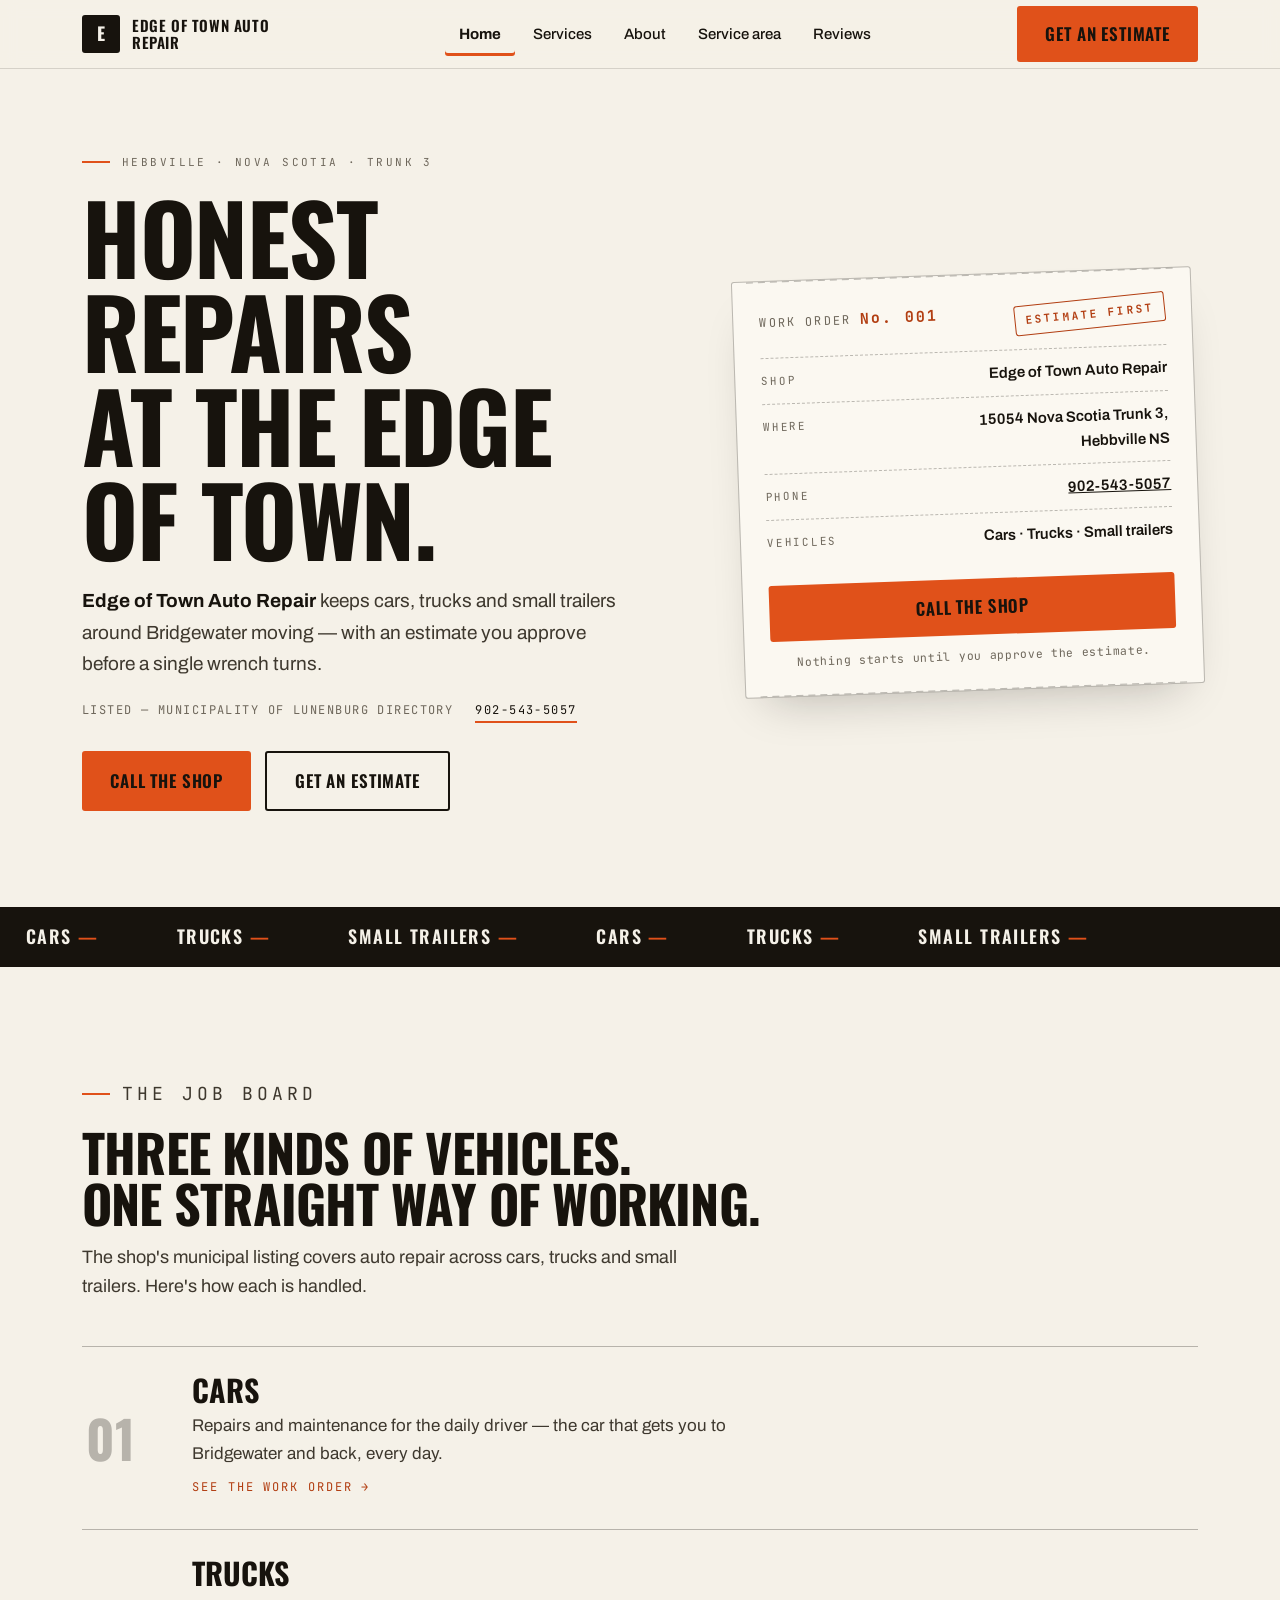
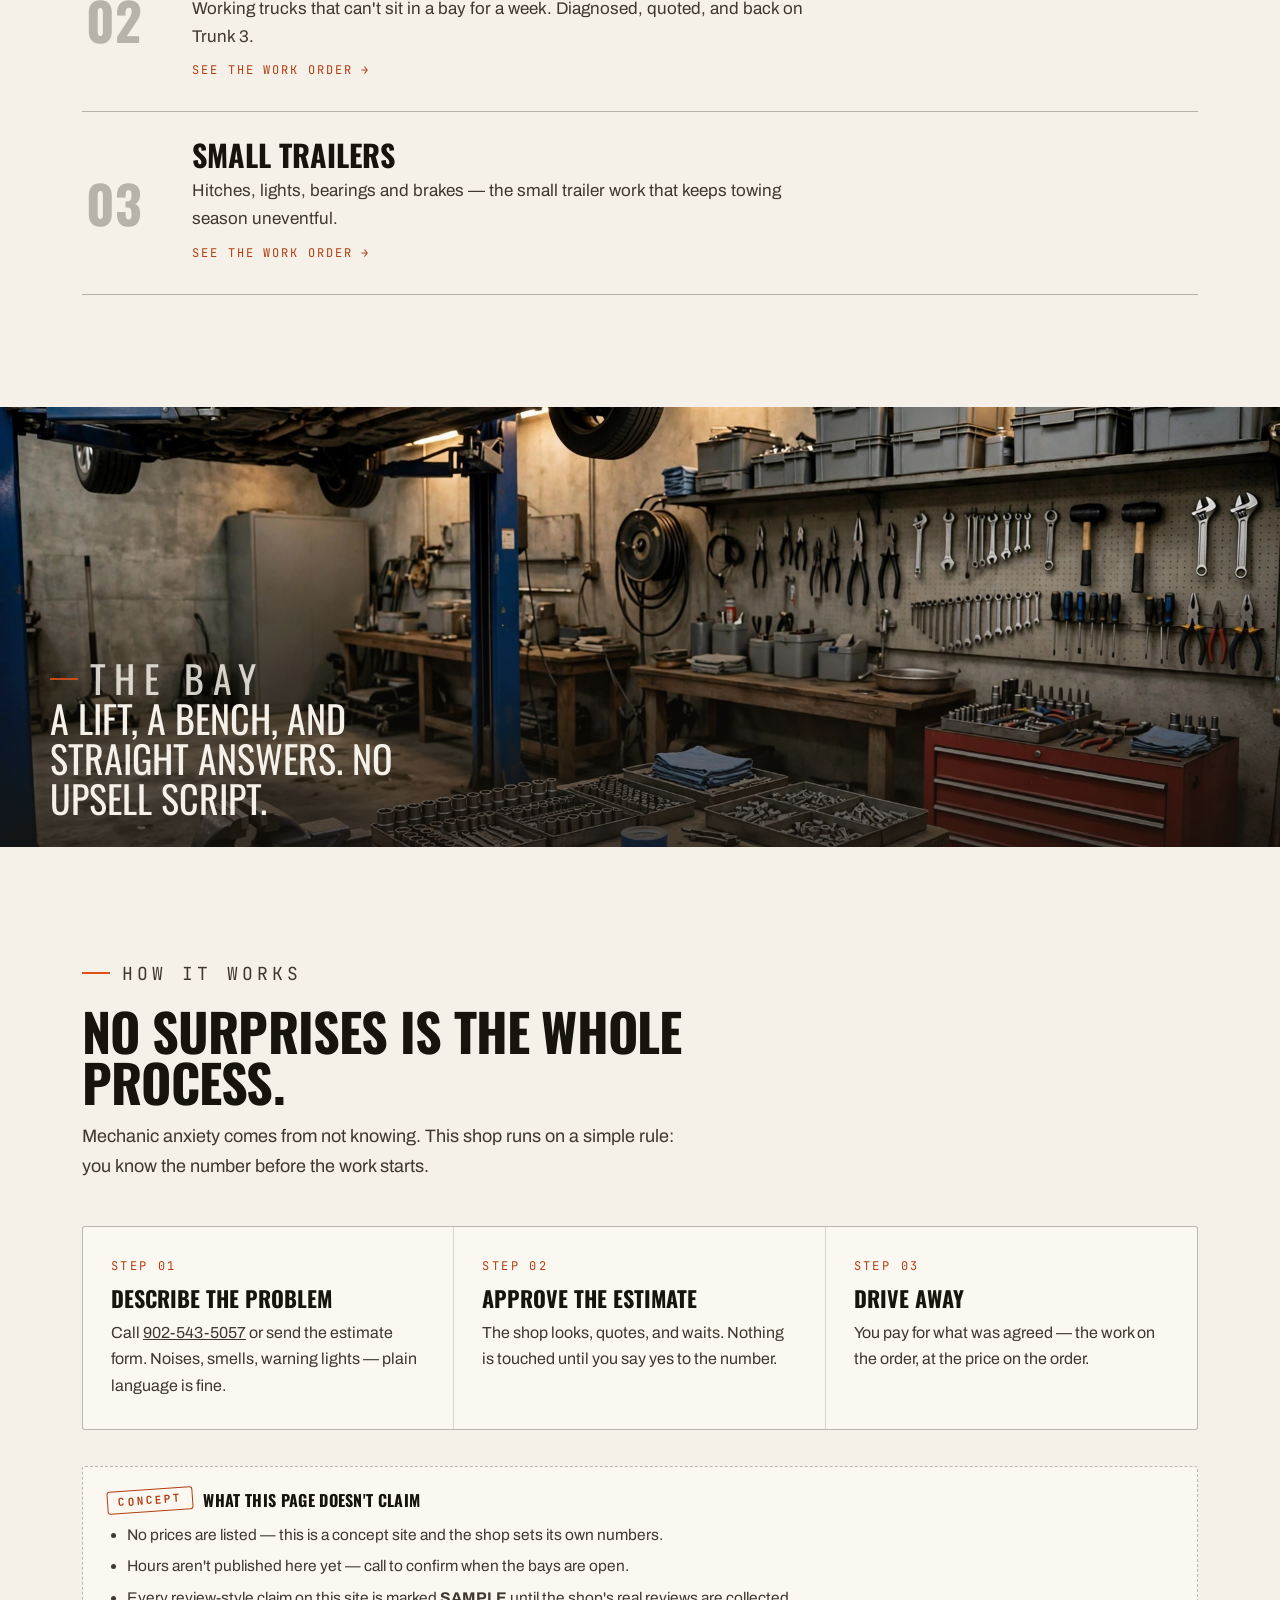
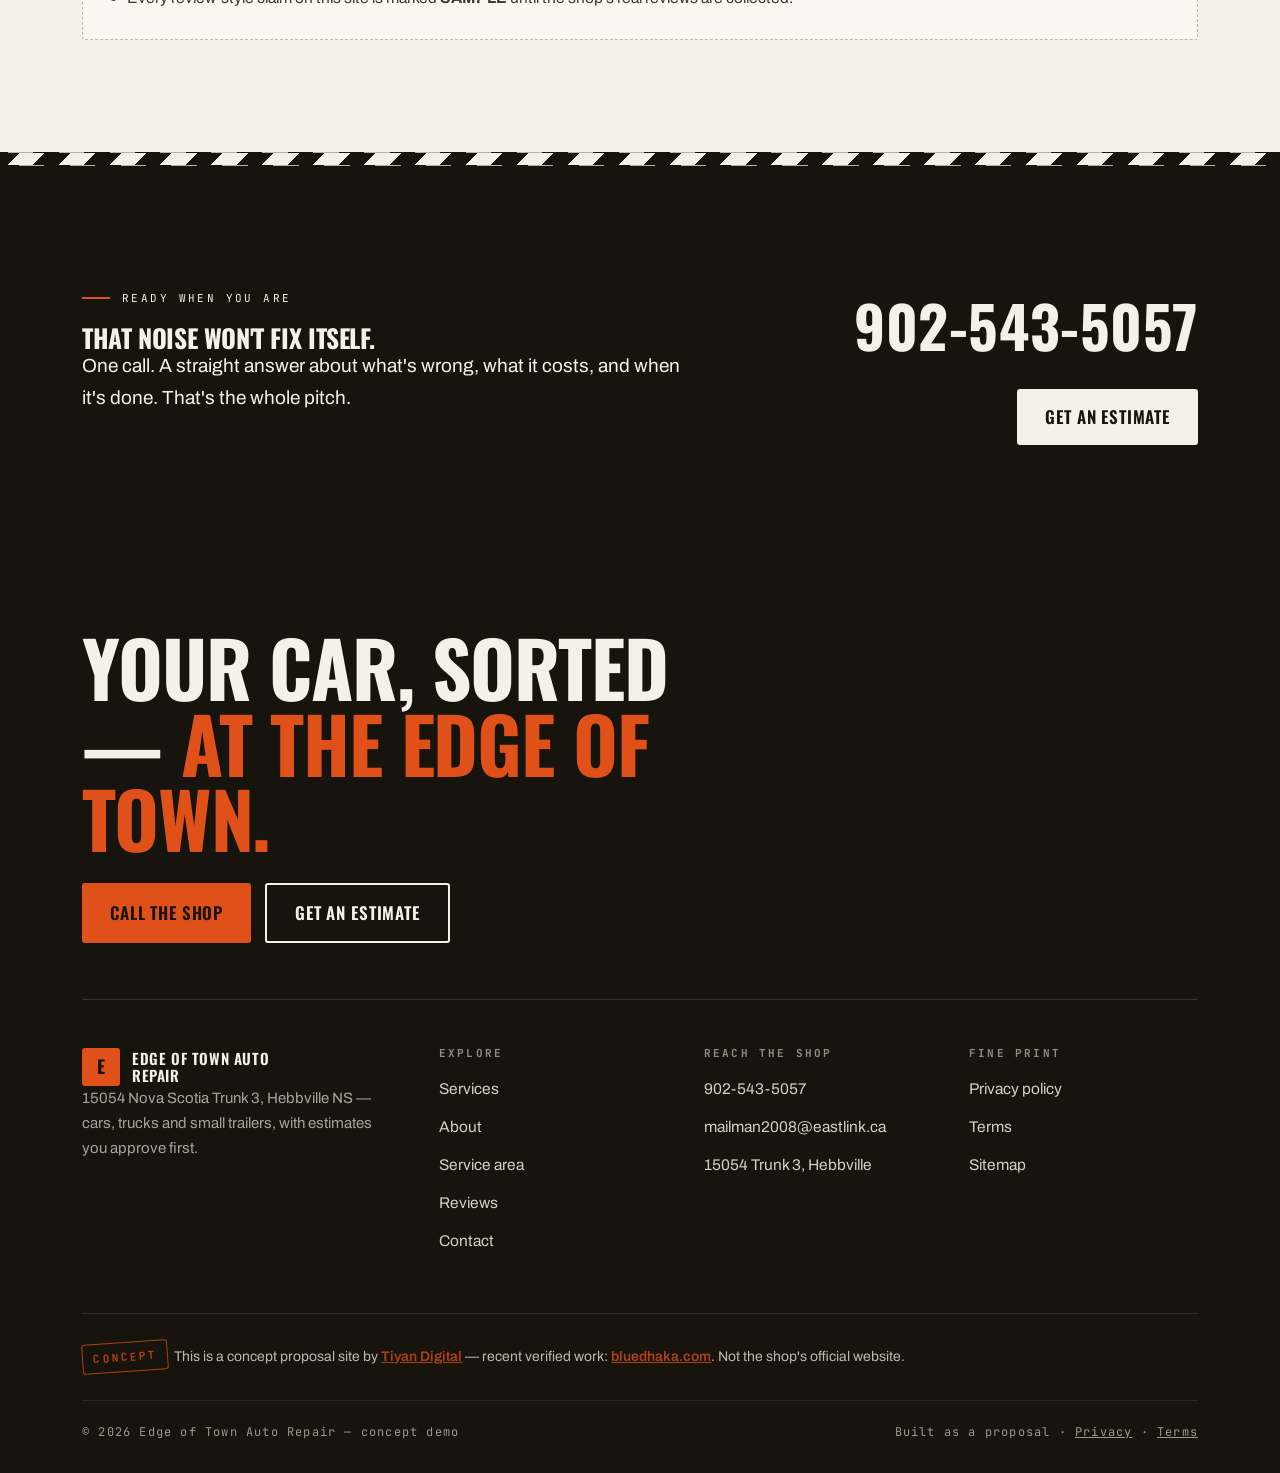
<file: index.html>
<!DOCTYPE html>
<html lang="en">
<head>
<meta charset="UTF-8">
<meta name="viewport" content="width=device-width, initial-scale=1.0">
<title>Edge of Town Auto Repair — Honest Auto Repair in Hebbville, Nova Scotia</title>
<meta name="description" content="Edge of Town Auto Repair on Trunk 3 in Hebbville, NS repairs cars, trucks and small trailers. Call 902-543-5057 for a straight answer and an honest estimate.">
<meta property="og:title" content="Edge of Town Auto Repair — Hebbville, NS">
<meta property="og:description" content="Honest repairs at the edge of town. Cars, trucks and small trailers on Trunk 3.">
<meta property="og:type" content="website">
<link rel="preconnect" href="https://fonts.googleapis.com">
<link rel="preconnect" href="https://fonts.gstatic.com" crossorigin>
<link href="https://fonts.googleapis.com/css2?family=Oswald:wght@500;600;700&family=Archivo:ital,wght@0,400;0,500;0,600;1,400&family=JetBrains+Mono:wght@400;700&display=swap" rel="stylesheet">
<link rel="stylesheet" href="style.css">
<script type="application/ld+json">
{"@context":"https://schema.org","@type":"AutoRepair","name":"Edge of Town Auto Repair",
"address":{"@type":"PostalAddress","streetAddress":"15054 Nova Scotia Trunk 3","addressLocality":"Hebbville","addressRegion":"NS","addressCountry":"CA"},
"telephone":"+1-902-543-5057","email":"mailman2008@eastlink.ca"}
</script>
</head>
<body>
<a class="skip" href="#main">Skip to content</a>

<header class="site-header">
  <div class="wrap header-inner">
    <a class="brand" href="index.html" aria-label="Edge of Town Auto Repair — home">
      <span class="brand-mark" aria-hidden="true">E</span>
      <span class="brand-name" data-site-name>Edge of Town Auto Repair</span>
    </a>
    <nav class="nav" aria-label="Primary">
      <ul>
        <li><a href="index.html" aria-current="page">Home</a></li>
        <li><a href="services.html">Services</a></li>
        <li><a href="about.html">About</a></li>
        <li><a href="service-area.html">Service area</a></li>
        <li><a href="reviews.html">Reviews</a></li>
      </ul>
    </nav>
    <a class="btn btn-solid header-cta" href="contact.html">Get an estimate</a>
    <button class="nav-toggle" aria-expanded="false" aria-controls="mobile-nav" aria-label="Open menu">
      <span></span><span></span><span></span>
    </button>
  </div>
  <nav class="mobile-nav" id="mobile-nav" aria-label="Mobile">
    <ul>
      <li><a href="index.html" aria-current="page">Home</a></li>
      <li><a href="services.html">Services</a></li>
      <li><a href="about.html">About</a></li>
      <li><a href="service-area.html">Service area</a></li>
      <li><a href="reviews.html">Reviews</a></li>
      <li><a href="contact.html">Get an estimate</a></li>
    </ul>
  </nav>
</header>

<main id="main">
  <!-- HERO -->
  <section class="hero">
    <div class="wrap hero-grid">
      <div>
        <p class="eyebrow anim" data-d="0.1s">Hebbville · Nova Scotia · Trunk 3</p>
        <h1 aria-label="Honest repairs at the edge of town.">
          <span class="line"><span>Honest repairs</span></span>
          <span class="line"><span>at the edge of town.</span></span>
        </h1>
        <p class="hero-sub anim" data-d="0.34s"><strong>Edge of Town Auto Repair</strong> keeps cars, trucks and small trailers around Bridgewater moving — with an estimate you approve before a single wrench turns.</p>
        <div class="hero-meta anim" data-d="0.46s">
          <span>Listed — Municipality of Lunenburg directory</span>
          <a href="tel:+19025435057">902-543-5057</a>
        </div>
        <div class="btn-row anim" data-d="0.58s">
          <a class="btn btn-solid" href="tel:+19025435057">Call the shop</a>
          <a class="btn btn-ghost" href="contact.html">Get an estimate</a>
        </div>
      </div>
      <aside class="ticket" aria-label="Work order summary">
        <div class="ticket-top">
          <span class="ticket-no">WORK ORDER <b>No. 001</b></span>
          <span class="stamp">Estimate first</span>
        </div>
        <dl>
          <div class="ticket-row"><dt>Shop</dt><dd data-site-name>Edge of Town Auto Repair</dd></div>
          <div class="ticket-row"><dt>Where</dt><dd>15054 Nova Scotia Trunk 3,<br>Hebbville NS</dd></div>
          <div class="ticket-row"><dt>Phone</dt><dd><a href="tel:+19025435057">902-543-5057</a></dd></div>
          <div class="ticket-row"><dt>Vehicles</dt><dd>Cars · Trucks · Small trailers</dd></div>
        </dl>
        <a class="btn btn-solid" href="tel:+19025435057">Call the shop</a>
        <p class="ticket-note">Nothing starts until you approve the estimate.</p>
      </aside>
    </div>
  </section>

  <div class="marquee" aria-hidden="true">
    <div class="marquee-track">
      <span>Cars <i>—</i></span><span>Trucks <i>—</i></span><span>Small trailers <i>—</i></span>
      <span>Cars <i>—</i></span><span>Trucks <i>—</i></span><span>Small trailers <i>—</i></span>
    </div>
  </div>

  <!-- SERVICES PREVIEW -->
  <section class="section">
    <div class="wrap">
      <div class="section-head">
        <p class="eyebrow anim">The job board</p>
        <h2 class="anim">Three kinds of vehicles.<br>One straight way of working.</h2>
        <p class="anim">The shop's municipal listing covers auto repair across cars, trucks and small trailers. Here's how each is handled.</p>
      </div>
      <div class="job-list" role="list">
        <a class="job-item anim" href="services.html#cars" role="listitem">
          <span class="job-num">01</span>
          <span><h3>Cars</h3><p>Repairs and maintenance for the daily driver — the car that gets you to Bridgewater and back, every day.</p><span class="go">See the work order →</span></span>
        </a>
        <a class="job-item anim" href="services.html#trucks" role="listitem">
          <span class="job-num">02</span>
          <span><h3>Trucks</h3><p>Working trucks that can't sit in a bay for a week. Diagnosed, quoted, and back on Trunk 3.</p><span class="go">See the work order →</span></span>
        </a>
        <a class="job-item anim" href="services.html#trailers" role="listitem">
          <span class="job-num">03</span>
          <span><h3>Small trailers</h3><p>Hitches, lights, bearings and brakes — the small trailer work that keeps towing season uneventful.</p><span class="go">See the work order →</span></span>
        </a>
      </div>
    </div>
  </section>

  <!-- IMAGE BREAK -->
  <section class="break" aria-label="Inside the shop">
    <img src="img/bay-interior.jpg" alt="Inside the Edge of Town Auto Repair service bay: a car on a hydraulic lift, organized tools along the wall" loading="lazy">
    <div class="break-cap wrap">
      <p class="eyebrow">The bay</p>
      <p>A lift, a bench, and straight answers. No upsell script.</p>
    </div>
  </section>

  <!-- PROCESS -->
  <section class="section">
    <div class="wrap">
      <div class="section-head">
        <p class="eyebrow anim">How it works</p>
        <h2 class="anim">No surprises is the whole process.</h2>
        <p class="anim">Mechanic anxiety comes from not knowing. This shop runs on a simple rule: you know the number before the work starts.</p>
      </div>
      <div class="steps">
        <div class="step anim"><span class="step-no">Step 01</span><h3>Describe the problem</h3><p>Call <a href="tel:+19025435057">902-543-5057</a> or send the estimate form. Noises, smells, warning lights — plain language is fine.</p></div>
        <div class="step anim"><span class="step-no">Step 02</span><h3>Approve the estimate</h3><p>The shop looks, quotes, and waits. Nothing is touched until you say yes to the number.</p></div>
        <div class="step anim"><span class="step-no">Step 03</span><h3>Drive away</h3><p>You pay for what was agreed — the work on the order, at the price on the order.</p></div>
      </div>
      <div class="honest anim">
        <h3><span class="stamp">Concept</span> What this page doesn't claim</h3>
        <ul>
          <li>No prices are listed — this is a concept site and the shop sets its own numbers.</li>
          <li>Hours aren't published here yet — call to confirm when the bays are open.</li>
          <li>Every review-style claim on this site is marked <b>SAMPLE</b> until the shop's real reviews are collected.</li>
        </ul>
      </div>
    </div>
  </section>

  <div class="caution" aria-hidden="true"></div>

  <!-- DARK CTA BAND -->
  <section class="band-dark section">
    <div class="wrap band-grid">
      <div>
        <p class="eyebrow anim">Ready when you are</p>
        <h2 class="anim">That noise won't fix itself.</h2>
        <p class="lede anim">One call. A straight answer about what's wrong, what it costs, and when it's done. That's the whole pitch.</p>
      </div>
      <div class="band-cta anim">
        <a class="phone-big" href="tel:+19025435057">902-543-5057</a><br>
        <a class="btn btn-light" href="contact.html">Get an estimate</a>
      </div>
    </div>
  </section>
</main>

<footer class="site-footer">
  <div class="wrap">
    <div class="footer-cta">
      <h2>Your car, sorted — <em>at the edge of town.</em></h2>
      <div class="btn-row">
        <a class="btn btn-solid" href="tel:+19025435057">Call the shop</a>
        <a class="btn btn-ghost" href="contact.html" style="color:var(--paper);border-color:var(--paper)">Get an estimate</a>
      </div>
    </div>
    <div class="footer-grid">
      <div class="footer-brand">
        <a class="brand" href="index.html" aria-label="Edge of Town Auto Repair — home">
          <span class="brand-mark" aria-hidden="true">E</span>
          <span class="brand-name" data-site-name>Edge of Town Auto Repair</span>
        </a>
        <p>15054 Nova Scotia Trunk 3, Hebbville NS — cars, trucks and small trailers, with estimates you approve first.</p>
      </div>
      <div class="footer-col">
        <h3>Explore</h3>
        <ul>
          <li><a href="services.html">Services</a></li>
          <li><a href="about.html">About</a></li>
          <li><a href="service-area.html">Service area</a></li>
          <li><a href="reviews.html">Reviews</a></li>
          <li><a href="contact.html">Contact</a></li>
        </ul>
      </div>
      <div class="footer-col">
        <h3>Reach the shop</h3>
        <ul>
          <li><a href="tel:+19025435057">902-543-5057</a></li>
          <li><a href="mailto:mailman2008@eastlink.ca">mailman2008@eastlink.ca</a></li>
          <li><a href="service-area.html">15054 Trunk 3, Hebbville</a></li>
        </ul>
      </div>
      <div class="footer-col">
        <h3>Fine print</h3>
        <ul>
          <li><a href="privacy.html">Privacy policy</a></li>
          <li><a href="terms.html">Terms</a></li>
          <li><a href="sitemap.xml">Sitemap</a></li>
        </ul>
      </div>
    </div>
    <div class="footer-proof">
      <span class="stamp on-dark">Concept</span>&nbsp;
      This is a concept proposal site by <a href="https://tiyandegital.com">Tiyan Digital</a> — recent verified work: <a href="https://bluedhaka.com">bluedhaka.com</a>. Not the shop's official website.
    </div>
    <div class="footer-base">
      <span>© <span data-year>2026</span> <span data-site-name>Edge of Town Auto Repair</span> — concept demo</span>
      <span>Built as a proposal · <a href="privacy.html">Privacy</a> · <a href="terms.html">Terms</a></span>
    </div>
  </div>
</footer>

<div class="callbar" aria-label="Quick contact">
  <a class="btn btn-solid" href="tel:+19025435057">Call 902-543-5057</a>
  <a class="btn btn-ghost" href="contact.html" style="background:var(--paper)">Estimate</a>
</div>

<script src="site.js"></script>
</body>
</html>
</file>
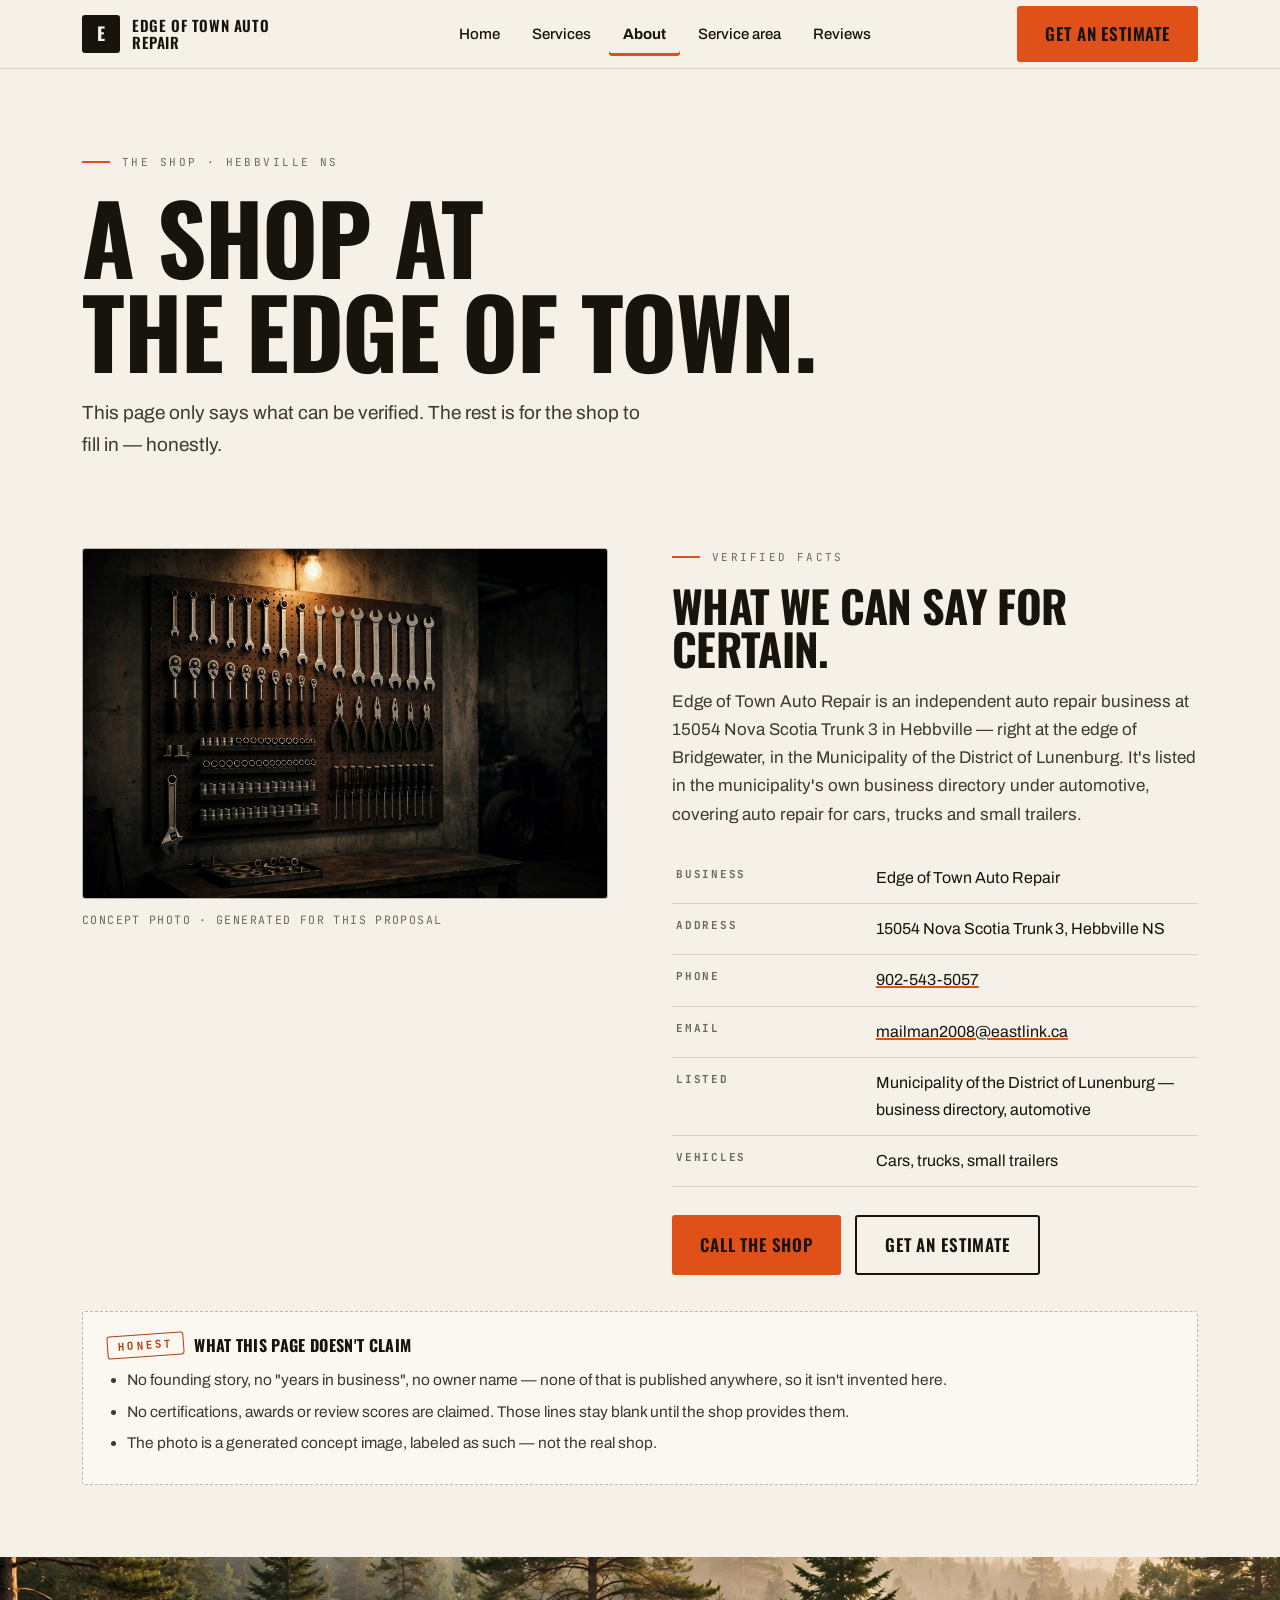
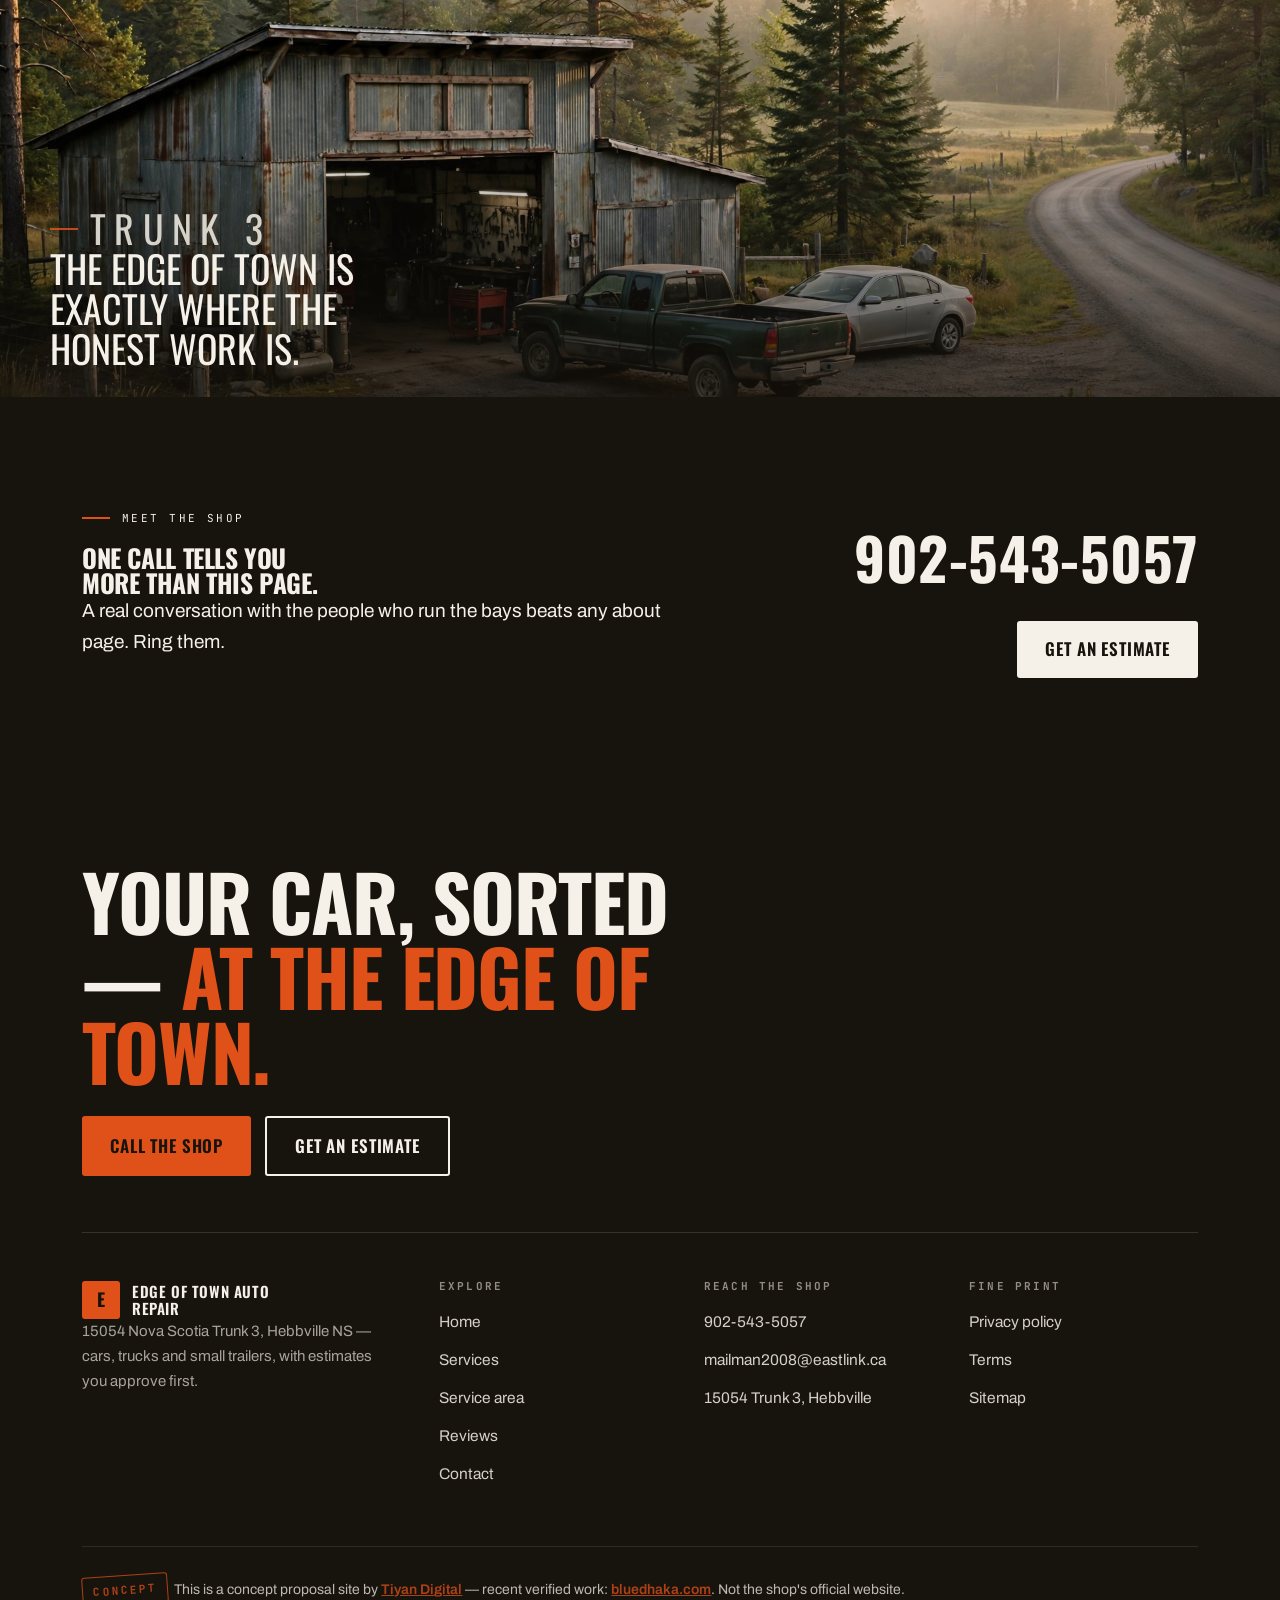
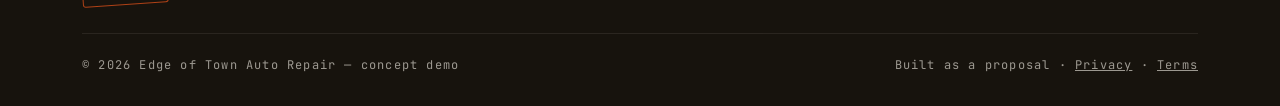
<file: about.html>
<!DOCTYPE html>
<html lang="en">
<head>
<meta charset="UTF-8">
<meta name="viewport" content="width=device-width, initial-scale=1.0">
<title>About — Edge of Town Auto Repair, Hebbville NS</title>
<meta name="description" content="About Edge of Town Auto Repair: an independent auto repair shop on Trunk 3 in Hebbville, Nova Scotia — listed in the Municipality of Lunenburg directory.">
<meta property="og:title" content="About — Edge of Town Auto Repair">
<meta property="og:type" content="website">
<link rel="preconnect" href="https://fonts.googleapis.com">
<link rel="preconnect" href="https://fonts.gstatic.com" crossorigin>
<link href="https://fonts.googleapis.com/css2?family=Oswald:wght@500;600;700&family=Archivo:ital,wght@0,400;0,500;0,600;1,400&family=JetBrains+Mono:wght@400;700&display=swap" rel="stylesheet">
<link rel="stylesheet" href="style.css">
</head>
<body>
<a class="skip" href="#main">Skip to content</a>

<header class="site-header">
  <div class="wrap header-inner">
    <a class="brand" href="index.html" aria-label="Edge of Town Auto Repair — home">
      <span class="brand-mark" aria-hidden="true">E</span>
      <span class="brand-name" data-site-name>Edge of Town Auto Repair</span>
    </a>
    <nav class="nav" aria-label="Primary">
      <ul>
        <li><a href="index.html">Home</a></li>
        <li><a href="services.html">Services</a></li>
        <li><a href="about.html" aria-current="page">About</a></li>
        <li><a href="service-area.html">Service area</a></li>
        <li><a href="reviews.html">Reviews</a></li>
      </ul>
    </nav>
    <a class="btn btn-solid header-cta" href="contact.html">Get an estimate</a>
    <button class="nav-toggle" aria-expanded="false" aria-controls="mobile-nav" aria-label="Open menu">
      <span></span><span></span><span></span>
    </button>
  </div>
  <nav class="mobile-nav" id="mobile-nav" aria-label="Mobile">
    <ul>
      <li><a href="index.html">Home</a></li>
      <li><a href="services.html">Services</a></li>
      <li><a href="about.html" aria-current="page">About</a></li>
      <li><a href="service-area.html">Service area</a></li>
      <li><a href="reviews.html">Reviews</a></li>
      <li><a href="contact.html">Get an estimate</a></li>
    </ul>
  </nav>
</header>

<main id="main">
  <section class="hero" style="padding-bottom:32px">
    <div class="wrap">
      <p class="eyebrow anim">The shop · Hebbville NS</p>
      <h1 aria-label="A shop at the edge of town.">
        <span class="line"><span>A shop at</span></span>
        <span class="line"><span>the edge of town.</span></span>
      </h1>
      <p class="hero-sub anim">This page only says what can be verified. The rest is for the shop to fill in — honestly.</p>
    </div>
  </section>

  <section class="section-tight" style="padding-bottom:72px">
    <div class="wrap">
      <div class="split">
        <figure class="anim">
          <img src="img/tool-wall.jpg" alt="Organized tool wall inside the workshop — concept photo generated for this demo" loading="lazy">
          <figcaption>Concept photo · generated for this proposal</figcaption>
        </figure>
        <div>
          <p class="eyebrow anim">Verified facts</p>
          <h2 class="anim" style="font-size:clamp(28px,4vw,44px);margin-bottom:18px">What we can say for certain.</h2>
          <p class="anim" style="color:var(--ink-soft)">Edge of Town Auto Repair is an independent auto repair business at 15054 Nova Scotia Trunk 3 in Hebbville — right at the edge of Bridgewater, in the Municipality of the District of Lunenburg. It's listed in the municipality's own business directory under automotive, covering auto repair for cars, trucks and small trailers.</p>
          <table class="fact-table anim">
            <tr><th>Business</th><td data-site-name>Edge of Town Auto Repair</td></tr>
            <tr><th>Address</th><td>15054 Nova Scotia Trunk 3, Hebbville NS</td></tr>
            <tr><th>Phone</th><td><a href="tel:+19025435057">902-543-5057</a></td></tr>
            <tr><th>Email</th><td><a href="mailto:mailman2008@eastlink.ca">mailman2008@eastlink.ca</a></td></tr>
            <tr><th>Listed</th><td>Municipality of the District of Lunenburg — business directory, automotive</td></tr>
            <tr><th>Vehicles</th><td>Cars, trucks, small trailers</td></tr>
          </table>
          <div class="btn-row anim">
            <a class="btn btn-solid" href="tel:+19025435057">Call the shop</a>
            <a class="btn btn-ghost" href="contact.html">Get an estimate</a>
          </div>
        </div>
      </div>

      <div class="honest anim">
        <h3><span class="stamp">Honest</span> What this page doesn't claim</h3>
        <ul>
          <li>No founding story, no "years in business", no owner name — none of that is published anywhere, so it isn't invented here.</li>
          <li>No certifications, awards or review scores are claimed. Those lines stay blank until the shop provides them.</li>
          <li>The photo is a generated concept image, labeled as such — not the real shop.</li>
        </ul>
      </div>
    </div>
  </section>

  <section class="break" aria-label="The shop at morning light">
    <img src="img/hero-garage-exterior.jpg" alt="Small-town auto repair garage on a rural road in morning light — concept photo generated for this demo" loading="lazy">
    <div class="break-cap wrap">
      <p class="eyebrow">Trunk 3</p>
      <p>The edge of town is exactly where the honest work is.</p>
    </div>
  </section>

  <section class="band-dark section">
    <div class="wrap band-grid">
      <div>
        <p class="eyebrow anim">Meet the shop</p>
        <h2 class="anim">One call tells you<br>more than this page.</h2>
        <p class="lede anim">A real conversation with the people who run the bays beats any about page. Ring them.</p>
      </div>
      <div class="band-cta anim">
        <a class="phone-big" href="tel:+19025435057">902-543-5057</a><br>
        <a class="btn btn-light" href="contact.html">Get an estimate</a>
      </div>
    </div>
  </section>
</main>

<footer class="site-footer">
  <div class="wrap">
    <div class="footer-cta">
      <h2>Your car, sorted — <em>at the edge of town.</em></h2>
      <div class="btn-row">
        <a class="btn btn-solid" href="tel:+19025435057">Call the shop</a>
        <a class="btn btn-ghost" href="contact.html" style="color:var(--paper);border-color:var(--paper)">Get an estimate</a>
      </div>
    </div>
    <div class="footer-grid">
      <div class="footer-brand">
        <a class="brand" href="index.html" aria-label="Edge of Town Auto Repair — home">
          <span class="brand-mark" aria-hidden="true">E</span>
          <span class="brand-name" data-site-name>Edge of Town Auto Repair</span>
        </a>
        <p>15054 Nova Scotia Trunk 3, Hebbville NS — cars, trucks and small trailers, with estimates you approve first.</p>
      </div>
      <div class="footer-col">
        <h3>Explore</h3>
        <ul>
          <li><a href="index.html">Home</a></li>
          <li><a href="services.html">Services</a></li>
          <li><a href="service-area.html">Service area</a></li>
          <li><a href="reviews.html">Reviews</a></li>
          <li><a href="contact.html">Contact</a></li>
        </ul>
      </div>
      <div class="footer-col">
        <h3>Reach the shop</h3>
        <ul>
          <li><a href="tel:+19025435057">902-543-5057</a></li>
          <li><a href="mailto:mailman2008@eastlink.ca">mailman2008@eastlink.ca</a></li>
          <li><a href="service-area.html">15054 Trunk 3, Hebbville</a></li>
        </ul>
      </div>
      <div class="footer-col">
        <h3>Fine print</h3>
        <ul>
          <li><a href="privacy.html">Privacy policy</a></li>
          <li><a href="terms.html">Terms</a></li>
          <li><a href="sitemap.xml">Sitemap</a></li>
        </ul>
      </div>
    </div>
    <div class="footer-proof">
      <span class="stamp on-dark">Concept</span>&nbsp;
      This is a concept proposal site by <a href="https://tiyandegital.com">Tiyan Digital</a> — recent verified work: <a href="https://bluedhaka.com">bluedhaka.com</a>. Not the shop's official website.
    </div>
    <div class="footer-base">
      <span>© <span data-year>2026</span> <span data-site-name>Edge of Town Auto Repair</span> — concept demo</span>
      <span>Built as a proposal · <a href="privacy.html">Privacy</a> · <a href="terms.html">Terms</a></span>
    </div>
  </div>
</footer>

<div class="callbar" aria-label="Quick contact">
  <a class="btn btn-solid" href="tel:+19025435057">Call 902-543-5057</a>
  <a class="btn btn-ghost" href="contact.html" style="background:var(--paper)">Estimate</a>
</div>

<script src="site.js"></script>
</body>
</html>
</file>
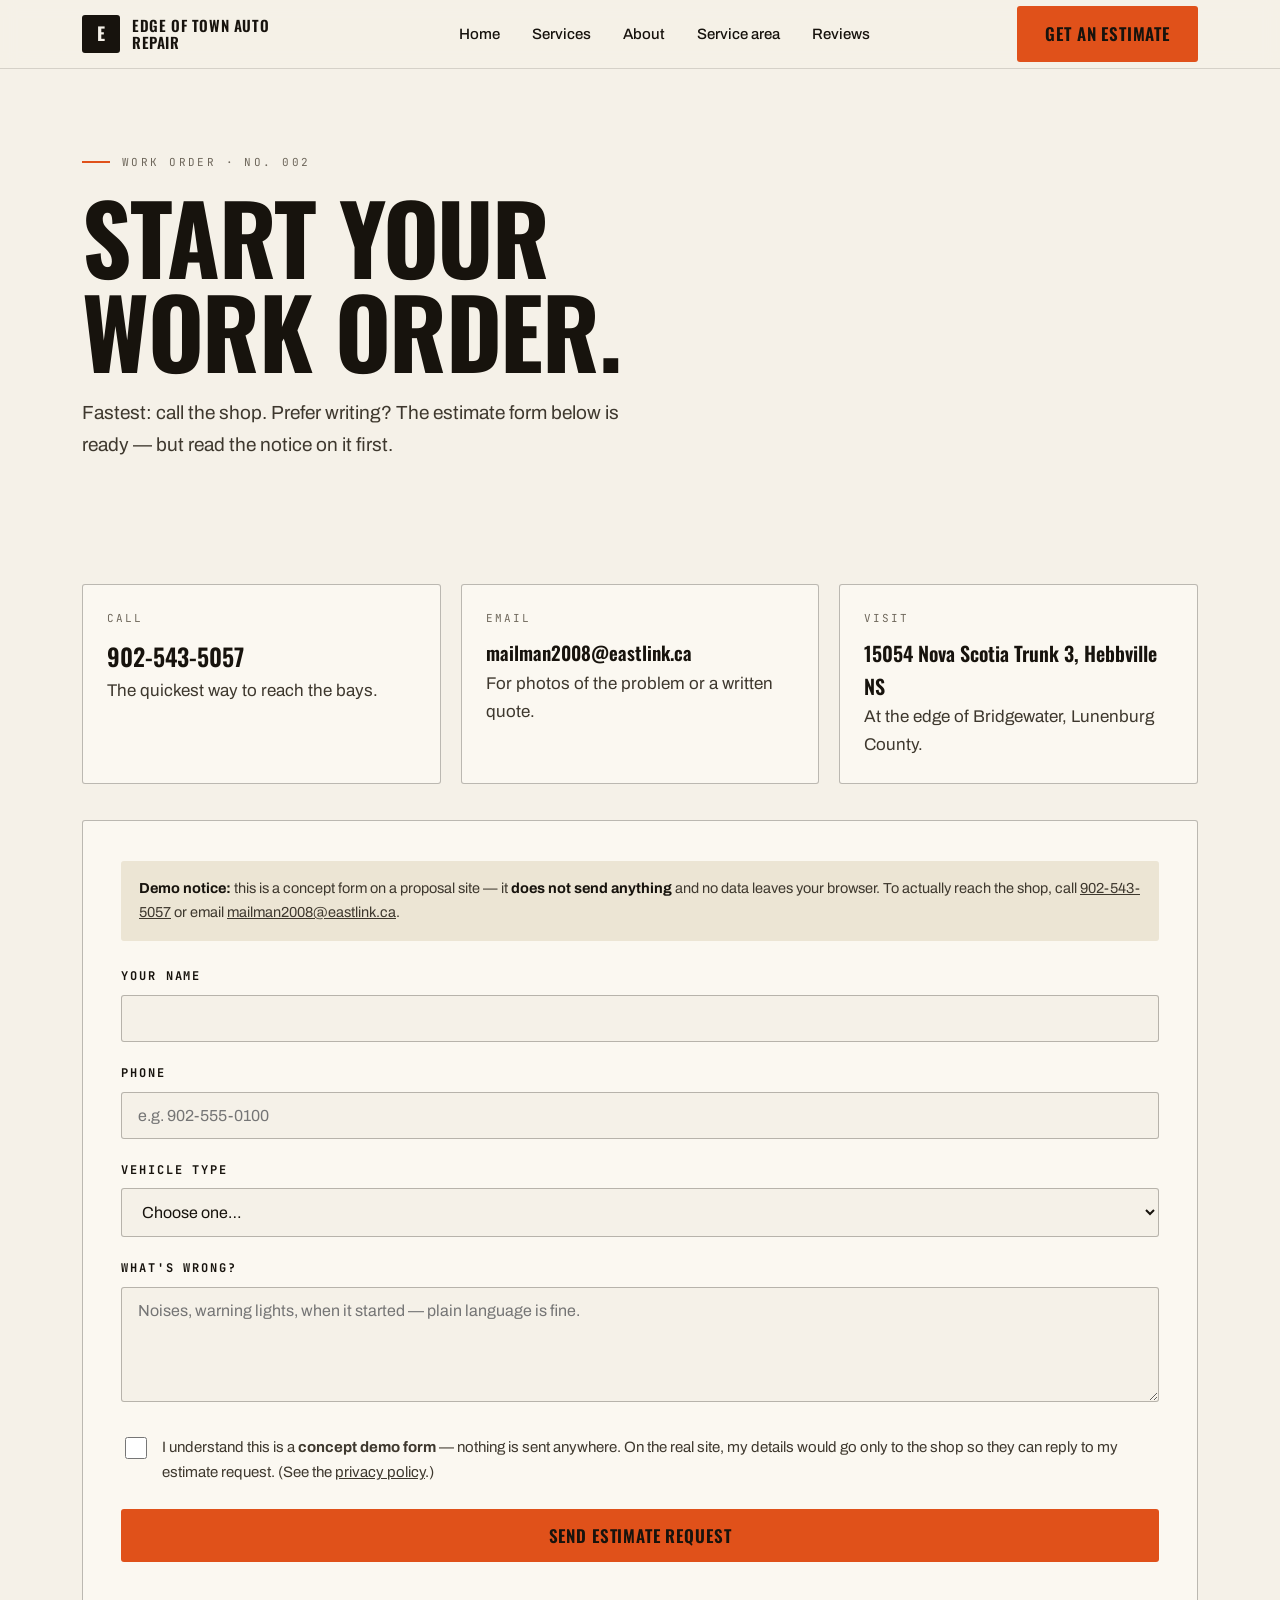
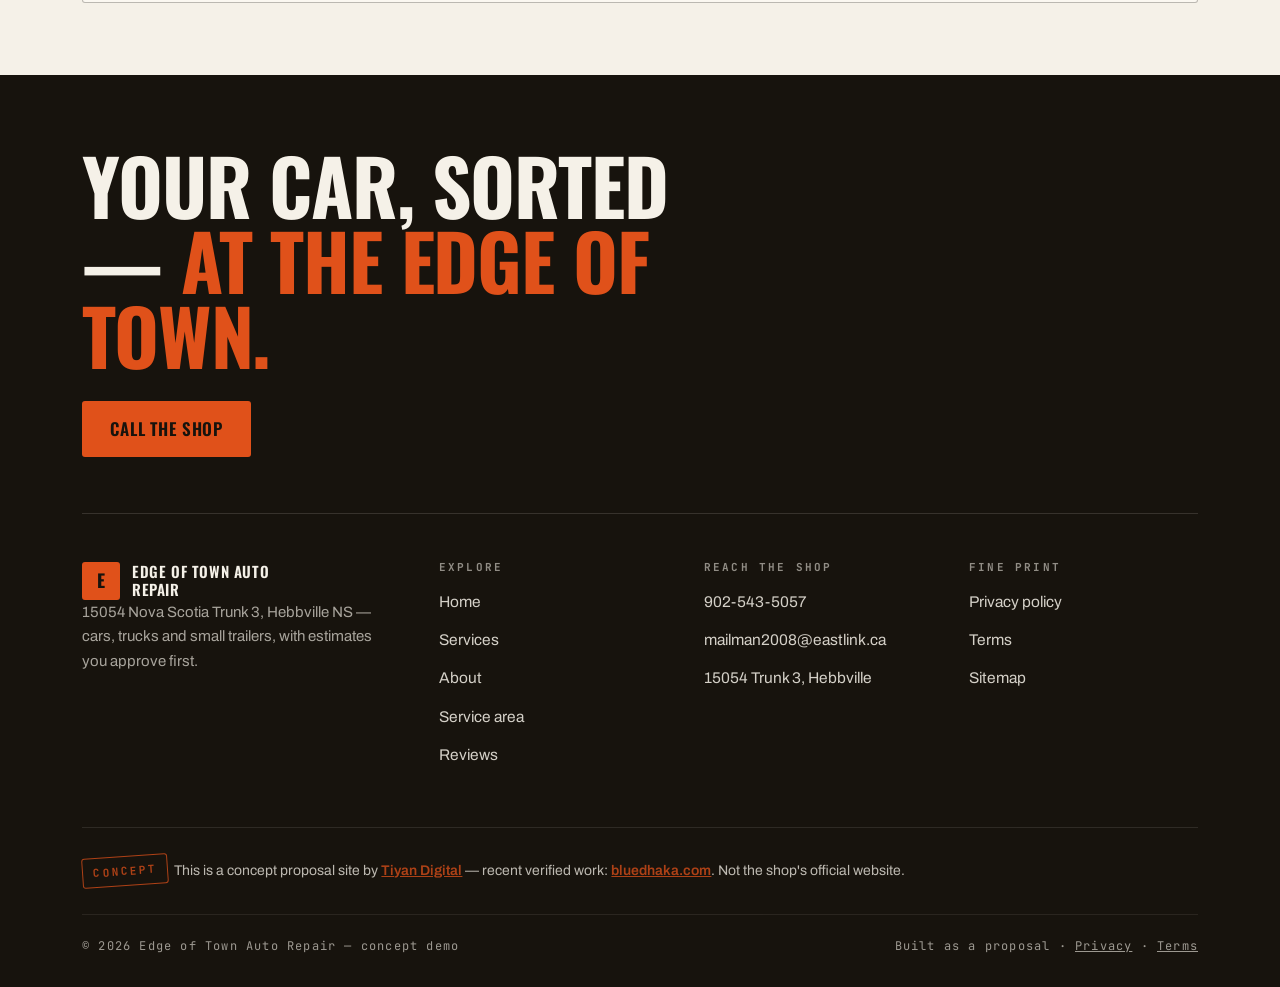
<file: contact.html>
<!DOCTYPE html>
<html lang="en">
<head>
<meta charset="UTF-8">
<meta name="viewport" content="width=device-width, initial-scale=1.0">
<title>Contact & Estimate — Edge of Town Auto Repair, Hebbville NS</title>
<meta name="description" content="Contact Edge of Town Auto Repair: call 902-543-5057, email mailman2008@eastlink.ca, or request an estimate. 15054 Nova Scotia Trunk 3, Hebbville NS.">
<meta property="og:title" content="Contact — Edge of Town Auto Repair">
<meta property="og:type" content="website">
<link rel="preconnect" href="https://fonts.googleapis.com">
<link rel="preconnect" href="https://fonts.gstatic.com" crossorigin>
<link href="https://fonts.googleapis.com/css2?family=Oswald:wght@500;600;700&family=Archivo:ital,wght@0,400;0,500;0,600;1,400&family=JetBrains+Mono:wght@400;700&display=swap" rel="stylesheet">
<link rel="stylesheet" href="style.css">
</head>
<body>
<a class="skip" href="#main">Skip to content</a>

<header class="site-header">
  <div class="wrap header-inner">
    <a class="brand" href="index.html" aria-label="Edge of Town Auto Repair — home">
      <span class="brand-mark" aria-hidden="true">E</span>
      <span class="brand-name" data-site-name>Edge of Town Auto Repair</span>
    </a>
    <nav class="nav" aria-label="Primary">
      <ul>
        <li><a href="index.html">Home</a></li>
        <li><a href="services.html">Services</a></li>
        <li><a href="about.html">About</a></li>
        <li><a href="service-area.html">Service area</a></li>
        <li><a href="reviews.html">Reviews</a></li>
      </ul>
    </nav>
    <a class="btn btn-solid header-cta" href="contact.html" aria-current="page">Get an estimate</a>
    <button class="nav-toggle" aria-expanded="false" aria-controls="mobile-nav" aria-label="Open menu">
      <span></span><span></span><span></span>
    </button>
  </div>
  <nav class="mobile-nav" id="mobile-nav" aria-label="Mobile">
    <ul>
      <li><a href="index.html">Home</a></li>
      <li><a href="services.html">Services</a></li>
      <li><a href="about.html">About</a></li>
      <li><a href="service-area.html">Service area</a></li>
      <li><a href="reviews.html">Reviews</a></li>
      <li><a href="contact.html" aria-current="page">Get an estimate</a></li>
    </ul>
  </nav>
</header>

<main id="main">
  <section class="hero" style="padding-bottom:32px">
    <div class="wrap">
      <p class="eyebrow anim">Work order · No. 002</p>
      <h1 aria-label="Start your work order.">
        <span class="line"><span>Start your</span></span>
        <span class="line"><span>work order.</span></span>
      </h1>
      <p class="hero-sub anim">Fastest: call the shop. Prefer writing? The estimate form below is ready — but read the notice on it first.</p>
    </div>
  </section>

  <section class="section-tight" style="padding-bottom:72px">
    <div class="wrap">
      <div class="info-grid">
        <div class="info-block anim">
          <span class="k">Call</span>
          <a class="big" href="tel:+19025435057">902-543-5057</a>
          <p>The quickest way to reach the bays.</p>
        </div>
        <div class="info-block anim">
          <span class="k">Email</span>
          <a class="big" href="mailto:mailman2008@eastlink.ca" style="font-size:19px;word-break:break-all">mailman2008@eastlink.ca</a>
          <p>For photos of the problem or a written quote.</p>
        </div>
        <div class="info-block anim">
          <span class="k">Visit</span>
          <p style="font-family:var(--font-display);font-size:20px;font-weight:600;color:var(--ink)">15054 Nova Scotia Trunk 3, Hebbville NS</p>
          <p>At the edge of Bridgewater, Lunenburg County.</p>
        </div>
      </div>

      <div class="form anim" style="margin-top:8px">
        <form data-concept-form novalidate>
          <div class="form-fields">
            <div class="form-note">
              <b>Demo notice:</b> this is a concept form on a proposal site — it <b>does not send anything</b> and no data leaves your browser. To actually reach the shop, call <a href="tel:+19025435057">902-543-5057</a> or email <a href="mailto:mailman2008@eastlink.ca">mailman2008@eastlink.ca</a>.
            </div>
            <div class="field">
              <label for="f-name">Your name</label>
              <input id="f-name" name="name" type="text" autocomplete="name" required aria-describedby="f-name-err">
              <p class="err" id="f-name-err">Please tell the shop your name.</p>
            </div>
            <div class="field">
              <label for="f-phone">Phone</label>
              <input id="f-phone" name="phone" type="tel" autocomplete="tel" required aria-describedby="f-phone-err" placeholder="e.g. 902-555-0100">
              <p class="err" id="f-phone-err">Please add a phone number so the shop can call back.</p>
            </div>
            <div class="field">
              <label for="f-vehicle">Vehicle type</label>
              <select id="f-vehicle" name="vehicle" required aria-describedby="f-vehicle-err">
                <option value="">Choose one…</option>
                <option>Car</option>
                <option>Truck</option>
                <option>Small trailer</option>
                <option>Not sure</option>
              </select>
              <p class="err" id="f-vehicle-err">Please pick the closest vehicle type.</p>
            </div>
            <div class="field">
              <label for="f-msg">What's wrong?</label>
              <textarea id="f-msg" name="message" rows="5" required aria-describedby="f-msg-err" placeholder="Noises, warning lights, when it started — plain language is fine."></textarea>
              <p class="err" id="f-msg-err">A sentence or two about the problem helps the shop quote you.</p>
            </div>
            <div class="consent">
              <input id="f-consent" name="consent" type="checkbox">
              <label for="f-consent" style="font-family:var(--font-body);font-size:15px;letter-spacing:0;text-transform:none;font-weight:400;color:var(--ink-soft)">I understand this is a <b>concept demo form</b> — nothing is sent anywhere. On the real site, my details would go only to the shop so they can reply to my estimate request. (See the <a href="privacy.html">privacy policy</a>.)</label>
            </div>
            <button class="btn btn-solid" type="submit" style="width:100%">Send estimate request</button>
          </div>
          <div class="form-ok" role="status">
            <h3>Request noted — locally.</h3>
            <p>This is the demo success state. On the live site this is where your request would reach the shop. For now, call <a href="tel:+19025435057">902-543-5057</a> to actually book.</p>
          </div>
        </form>
      </div>
    </div>
  </section>
</main>

<footer class="site-footer">
  <div class="wrap">
    <div class="footer-cta">
      <h2>Your car, sorted — <em>at the edge of town.</em></h2>
      <div class="btn-row">
        <a class="btn btn-solid" href="tel:+19025435057">Call the shop</a>
      </div>
    </div>
    <div class="footer-grid">
      <div class="footer-brand">
        <a class="brand" href="index.html" aria-label="Edge of Town Auto Repair — home">
          <span class="brand-mark" aria-hidden="true">E</span>
          <span class="brand-name" data-site-name>Edge of Town Auto Repair</span>
        </a>
        <p>15054 Nova Scotia Trunk 3, Hebbville NS — cars, trucks and small trailers, with estimates you approve first.</p>
      </div>
      <div class="footer-col">
        <h3>Explore</h3>
        <ul>
          <li><a href="index.html">Home</a></li>
          <li><a href="services.html">Services</a></li>
          <li><a href="about.html">About</a></li>
          <li><a href="service-area.html">Service area</a></li>
          <li><a href="reviews.html">Reviews</a></li>
        </ul>
      </div>
      <div class="footer-col">
        <h3>Reach the shop</h3>
        <ul>
          <li><a href="tel:+19025435057">902-543-5057</a></li>
          <li><a href="mailto:mailman2008@eastlink.ca">mailman2008@eastlink.ca</a></li>
          <li><a href="service-area.html">15054 Trunk 3, Hebbville</a></li>
        </ul>
      </div>
      <div class="footer-col">
        <h3>Fine print</h3>
        <ul>
          <li><a href="privacy.html">Privacy policy</a></li>
          <li><a href="terms.html">Terms</a></li>
          <li><a href="sitemap.xml">Sitemap</a></li>
        </ul>
      </div>
    </div>
    <div class="footer-proof">
      <span class="stamp on-dark">Concept</span>&nbsp;
      This is a concept proposal site by <a href="https://tiyandegital.com">Tiyan Digital</a> — recent verified work: <a href="https://bluedhaka.com">bluedhaka.com</a>. Not the shop's official website.
    </div>
    <div class="footer-base">
      <span>© <span data-year>2026</span> <span data-site-name>Edge of Town Auto Repair</span> — concept demo</span>
      <span>Built as a proposal · <a href="privacy.html">Privacy</a> · <a href="terms.html">Terms</a></span>
    </div>
  </div>
</footer>

<div class="callbar" aria-label="Quick contact">
  <a class="btn btn-solid" href="tel:+19025435057">Call 902-543-5057</a>
</div>

<script src="site.js"></script>
</body>
</html>
</file>
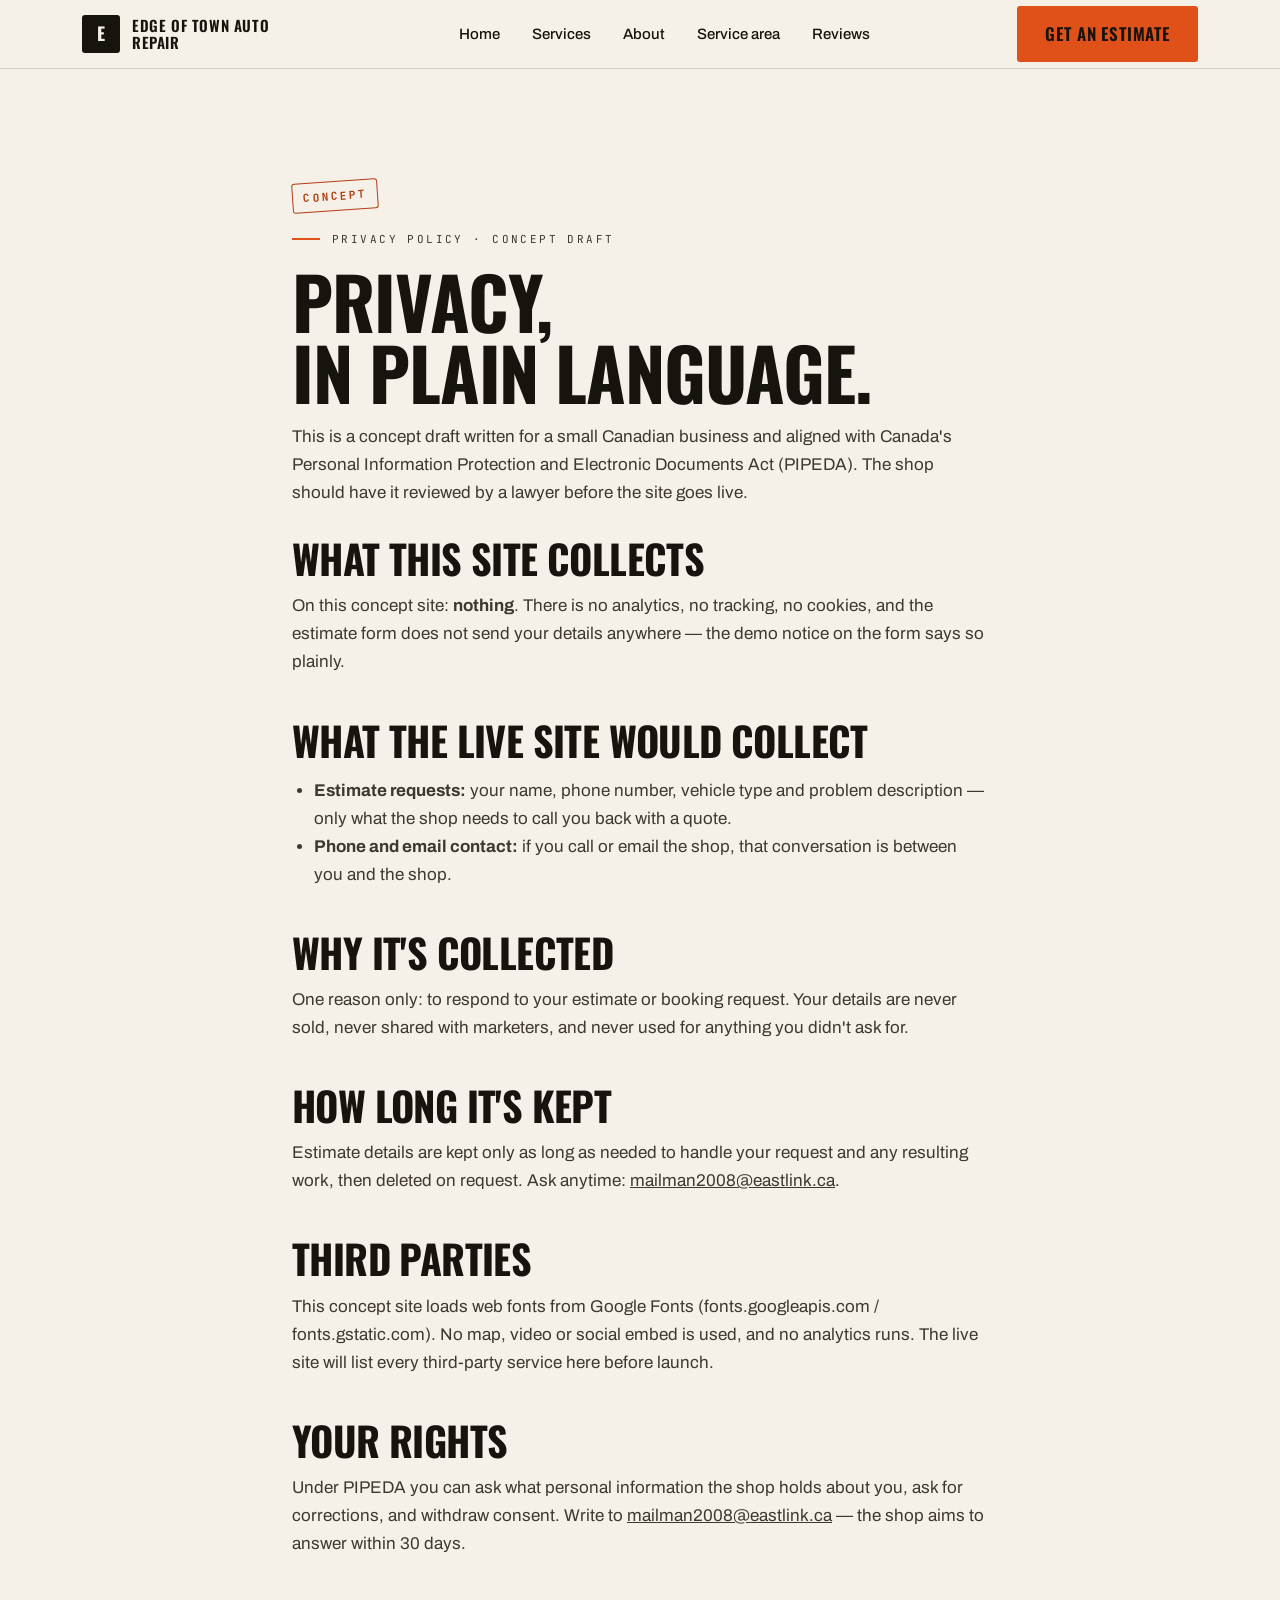
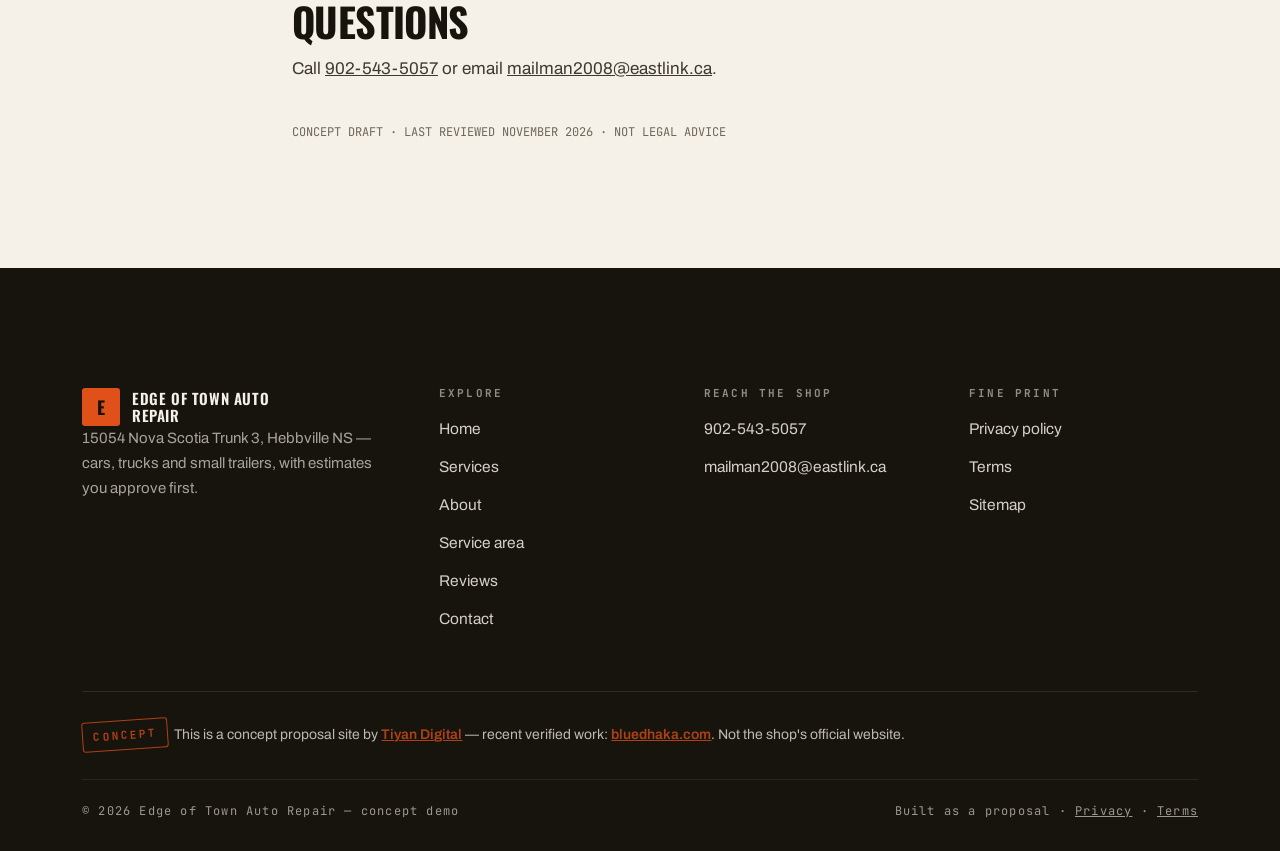
<file: privacy.html>
<!DOCTYPE html>
<html lang="en">
<head>
<meta charset="UTF-8">
<meta name="viewport" content="width=device-width, initial-scale=1.0">
<title>Privacy Policy — Edge of Town Auto Repair (Concept)</title>
<meta name="description" content="Privacy policy for the Edge of Town Auto Repair concept site: what is collected, why, and your rights under Canadian privacy law.">
<meta name="robots" content="noindex">
<link rel="preconnect" href="https://fonts.googleapis.com">
<link rel="preconnect" href="https://fonts.gstatic.com" crossorigin>
<link href="https://fonts.googleapis.com/css2?family=Oswald:wght@500;600;700&family=Archivo:ital,wght@0,400;0,500;0,600;1,400&family=JetBrains+Mono:wght@400;700&display=swap" rel="stylesheet">
<link rel="stylesheet" href="style.css">
</head>
<body>
<a class="skip" href="#main">Skip to content</a>

<header class="site-header">
  <div class="wrap header-inner">
    <a class="brand" href="index.html" aria-label="Edge of Town Auto Repair — home">
      <span class="brand-mark" aria-hidden="true">E</span>
      <span class="brand-name" data-site-name>Edge of Town Auto Repair</span>
    </a>
    <nav class="nav" aria-label="Primary">
      <ul>
        <li><a href="index.html">Home</a></li>
        <li><a href="services.html">Services</a></li>
        <li><a href="about.html">About</a></li>
        <li><a href="service-area.html">Service area</a></li>
        <li><a href="reviews.html">Reviews</a></li>
      </ul>
    </nav>
    <a class="btn btn-solid header-cta" href="contact.html">Get an estimate</a>
    <button class="nav-toggle" aria-expanded="false" aria-controls="mobile-nav" aria-label="Open menu">
      <span></span><span></span><span></span>
    </button>
  </div>
  <nav class="mobile-nav" id="mobile-nav" aria-label="Mobile">
    <ul>
      <li><a href="index.html">Home</a></li>
      <li><a href="services.html">Services</a></li>
      <li><a href="about.html">About</a></li>
      <li><a href="service-area.html">Service area</a></li>
      <li><a href="reviews.html">Reviews</a></li>
      <li><a href="contact.html">Get an estimate</a></li>
    </ul>
  </nav>
</header>

<main id="main">
  <section class="section">
    <div class="wrap legal">
      <p><span class="stamp">Concept</span></p>
      <p class="eyebrow">Privacy policy · concept draft</p>
      <h1 style="font-size:clamp(38px,6vw,72px);margin-bottom:16px">Privacy,<br>in plain language.</h1>
      <p style="color:var(--ink-soft)">This is a concept draft written for a small Canadian business and aligned with Canada's Personal Information Protection and Electronic Documents Act (PIPEDA). The shop should have it reviewed by a lawyer before the site goes live.</p>

      <h2>What this site collects</h2>
      <p>On this concept site: <b>nothing</b>. There is no analytics, no tracking, no cookies, and the estimate form does not send your details anywhere — the demo notice on the form says so plainly.</p>
      <h2>What the live site would collect</h2>
      <ul>
        <li><b>Estimate requests:</b> your name, phone number, vehicle type and problem description — only what the shop needs to call you back with a quote.</li>
        <li><b>Phone and email contact:</b> if you call or email the shop, that conversation is between you and the shop.</li>
      </ul>
      <h2>Why it's collected</h2>
      <p>One reason only: to respond to your estimate or booking request. Your details are never sold, never shared with marketers, and never used for anything you didn't ask for.</p>
      <h2>How long it's kept</h2>
      <p>Estimate details are kept only as long as needed to handle your request and any resulting work, then deleted on request. Ask anytime: <a href="mailto:mailman2008@eastlink.ca">mailman2008@eastlink.ca</a>.</p>
      <h2>Third parties</h2>
      <p>This concept site loads web fonts from Google Fonts (fonts.googleapis.com / fonts.gstatic.com). No map, video or social embed is used, and no analytics runs. The live site will list every third-party service here before launch.</p>
      <h2>Your rights</h2>
      <p>Under PIPEDA you can ask what personal information the shop holds about you, ask for corrections, and withdraw consent. Write to <a href="mailto:mailman2008@eastlink.ca">mailman2008@eastlink.ca</a> — the shop aims to answer within 30 days.</p>
      <h2>Questions</h2>
      <p>Call <a href="tel:+19025435057">902-543-5057</a> or email <a href="mailto:mailman2008@eastlink.ca">mailman2008@eastlink.ca</a>.</p>
      <p style="font-family:var(--font-mono);font-size:12px;color:var(--muted);margin-top:40px">CONCEPT DRAFT · LAST REVIEWED NOVEMBER 2026 · NOT LEGAL ADVICE</p>
    </div>
  </section>
</main>

<footer class="site-footer">
  <div class="wrap">
    <div class="footer-grid">
      <div class="footer-brand">
        <a class="brand" href="index.html" aria-label="Edge of Town Auto Repair — home">
          <span class="brand-mark" aria-hidden="true">E</span>
          <span class="brand-name" data-site-name>Edge of Town Auto Repair</span>
        </a>
        <p>15054 Nova Scotia Trunk 3, Hebbville NS — cars, trucks and small trailers, with estimates you approve first.</p>
      </div>
      <div class="footer-col">
        <h3>Explore</h3>
        <ul>
          <li><a href="index.html">Home</a></li>
          <li><a href="services.html">Services</a></li>
          <li><a href="about.html">About</a></li>
          <li><a href="service-area.html">Service area</a></li>
          <li><a href="reviews.html">Reviews</a></li>
          <li><a href="contact.html">Contact</a></li>
        </ul>
      </div>
      <div class="footer-col">
        <h3>Reach the shop</h3>
        <ul>
          <li><a href="tel:+19025435057">902-543-5057</a></li>
          <li><a href="mailto:mailman2008@eastlink.ca">mailman2008@eastlink.ca</a></li>
        </ul>
      </div>
      <div class="footer-col">
        <h3>Fine print</h3>
        <ul>
          <li><a href="privacy.html">Privacy policy</a></li>
          <li><a href="terms.html">Terms</a></li>
          <li><a href="sitemap.xml">Sitemap</a></li>
        </ul>
      </div>
    </div>
    <div class="footer-proof">
      <span class="stamp on-dark">Concept</span>&nbsp;
      This is a concept proposal site by <a href="https://tiyandegital.com">Tiyan Digital</a> — recent verified work: <a href="https://bluedhaka.com">bluedhaka.com</a>. Not the shop's official website.
    </div>
    <div class="footer-base">
      <span>© <span data-year>2026</span> <span data-site-name>Edge of Town Auto Repair</span> — concept demo</span>
      <span>Built as a proposal · <a href="privacy.html">Privacy</a> · <a href="terms.html">Terms</a></span>
    </div>
  </div>
</footer>

<script src="site.js"></script>
</body>
</html>
</file>
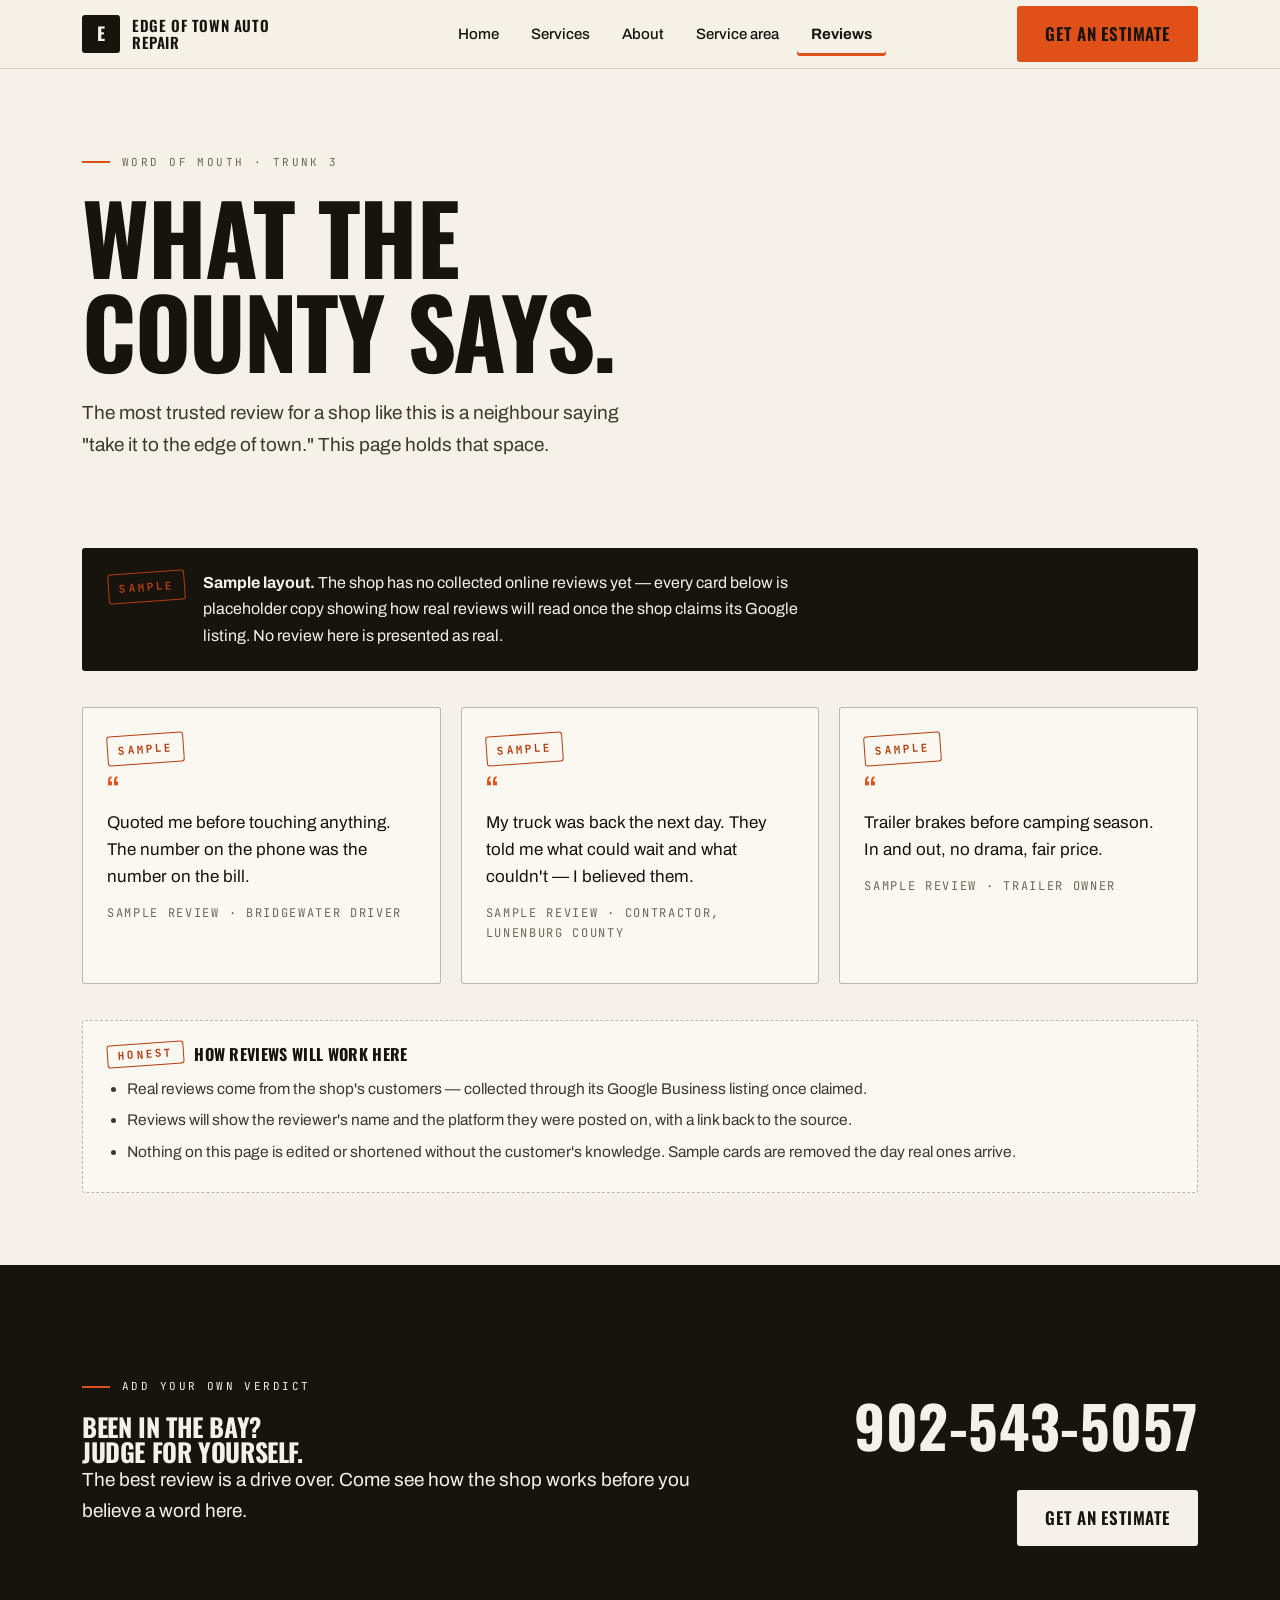
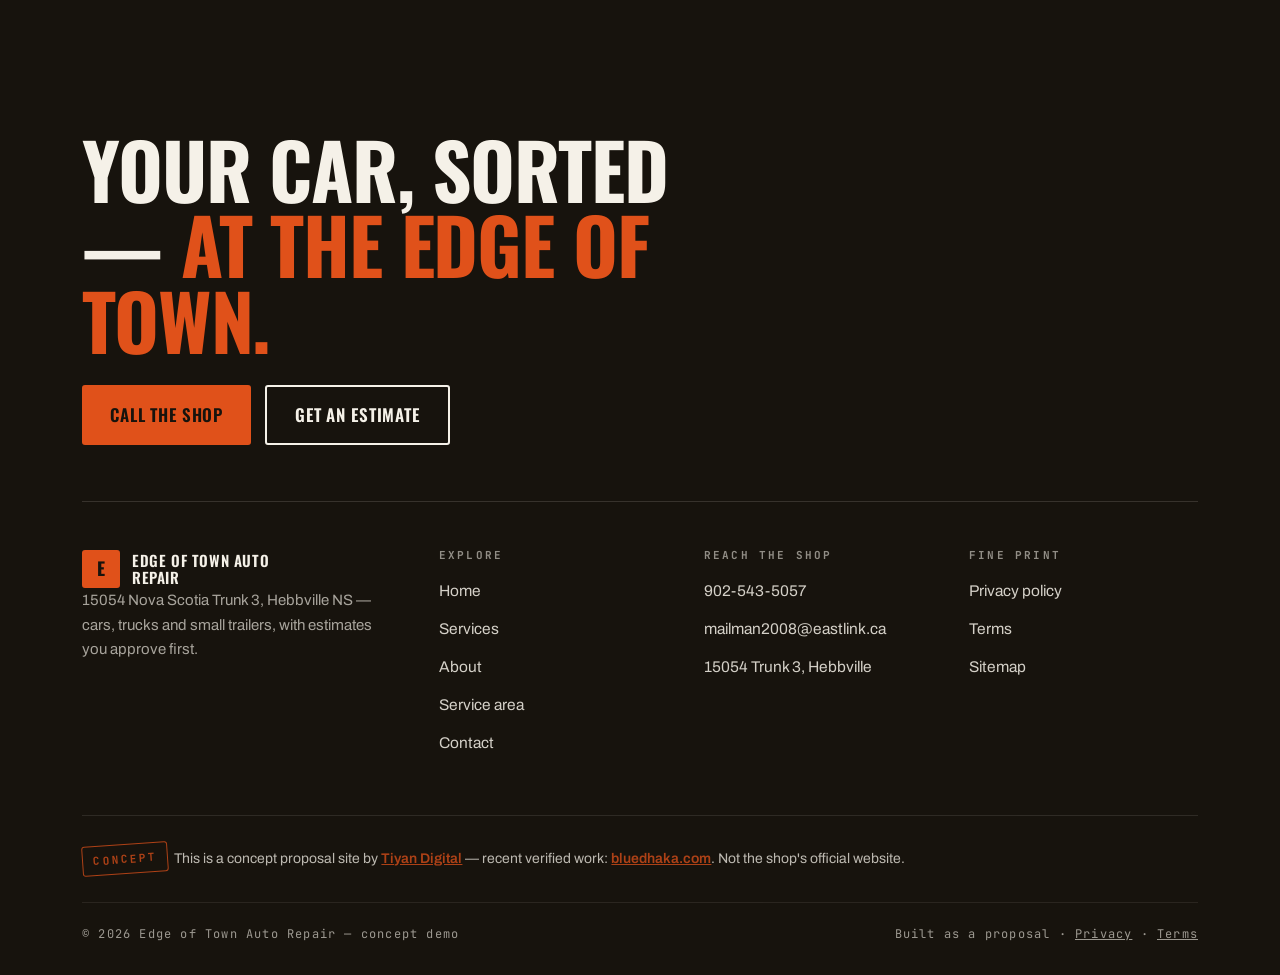
<file: reviews.html>
<!DOCTYPE html>
<html lang="en">
<head>
<meta charset="UTF-8">
<meta name="viewport" content="width=device-width, initial-scale=1.0">
<title>Reviews — Edge of Town Auto Repair, Hebbville NS</title>
<meta name="description" content="Customer reviews for Edge of Town Auto Repair in Hebbville, NS. Sample layout — real reviews appear once the shop's listings are claimed.">
<meta property="og:title" content="Reviews — Edge of Town Auto Repair">
<meta property="og:type" content="website">
<link rel="preconnect" href="https://fonts.googleapis.com">
<link rel="preconnect" href="https://fonts.gstatic.com" crossorigin>
<link href="https://fonts.googleapis.com/css2?family=Oswald:wght@500;600;700&family=Archivo:ital,wght@0,400;0,500;0,600;1,400&family=JetBrains+Mono:wght@400;700&display=swap" rel="stylesheet">
<link rel="stylesheet" href="style.css">
</head>
<body>
<a class="skip" href="#main">Skip to content</a>

<header class="site-header">
  <div class="wrap header-inner">
    <a class="brand" href="index.html" aria-label="Edge of Town Auto Repair — home">
      <span class="brand-mark" aria-hidden="true">E</span>
      <span class="brand-name" data-site-name>Edge of Town Auto Repair</span>
    </a>
    <nav class="nav" aria-label="Primary">
      <ul>
        <li><a href="index.html">Home</a></li>
        <li><a href="services.html">Services</a></li>
        <li><a href="about.html">About</a></li>
        <li><a href="service-area.html">Service area</a></li>
        <li><a href="reviews.html" aria-current="page">Reviews</a></li>
      </ul>
    </nav>
    <a class="btn btn-solid header-cta" href="contact.html">Get an estimate</a>
    <button class="nav-toggle" aria-expanded="false" aria-controls="mobile-nav" aria-label="Open menu">
      <span></span><span></span><span></span>
    </button>
  </div>
  <nav class="mobile-nav" id="mobile-nav" aria-label="Mobile">
    <ul>
      <li><a href="index.html">Home</a></li>
      <li><a href="services.html">Services</a></li>
      <li><a href="about.html">About</a></li>
      <li><a href="service-area.html">Service area</a></li>
      <li><a href="reviews.html" aria-current="page">Reviews</a></li>
      <li><a href="contact.html">Get an estimate</a></li>
    </ul>
  </nav>
</header>

<main id="main">
  <section class="hero" style="padding-bottom:32px">
    <div class="wrap">
      <p class="eyebrow anim">Word of mouth · Trunk 3</p>
      <h1 aria-label="What the county says.">
        <span class="line"><span>What the</span></span>
        <span class="line"><span>county says.</span></span>
      </h1>
      <p class="hero-sub anim">The most trusted review for a shop like this is a neighbour saying "take it to the edge of town." This page holds that space.</p>
    </div>
  </section>

  <section class="section-tight" style="padding-bottom:72px">
    <div class="wrap">
      <div class="sample-banner anim">
        <span class="stamp">Sample</span>
        <p><b>Sample layout.</b> The shop has no collected online reviews yet — every card below is placeholder copy showing how real reviews will read once the shop claims its Google listing. No review here is presented as real.</p>
      </div>
      <div class="card-grid cols3">
        <article class="card anim">
          <span class="stamp">Sample</span>
          <blockquote>Quoted me before touching anything. The number on the phone was the number on the bill.</blockquote>
          <p class="who">Sample review · Bridgewater driver</p>
        </article>
        <article class="card anim">
          <span class="stamp">Sample</span>
          <blockquote>My truck was back the next day. They told me what could wait and what couldn't — I believed them.</blockquote>
          <p class="who">Sample review · Contractor, Lunenburg County</p>
        </article>
        <article class="card anim">
          <span class="stamp">Sample</span>
          <blockquote>Trailer brakes before camping season. In and out, no drama, fair price.</blockquote>
          <p class="who">Sample review · Trailer owner</p>
        </article>
      </div>

      <div class="honest anim">
        <h3><span class="stamp">Honest</span> How reviews will work here</h3>
        <ul>
          <li>Real reviews come from the shop's customers — collected through its Google Business listing once claimed.</li>
          <li>Reviews will show the reviewer's name and the platform they were posted on, with a link back to the source.</li>
          <li>Nothing on this page is edited or shortened without the customer's knowledge. Sample cards are removed the day real ones arrive.</li>
        </ul>
      </div>
    </div>
  </section>

  <section class="band-dark section">
    <div class="wrap band-grid">
      <div>
        <p class="eyebrow anim">Add your own verdict</p>
        <h2 class="anim">Been in the bay?<br>Judge for yourself.</h2>
        <p class="lede anim">The best review is a drive over. Come see how the shop works before you believe a word here.</p>
      </div>
      <div class="band-cta anim">
        <a class="phone-big" href="tel:+19025435057">902-543-5057</a><br>
        <a class="btn btn-light" href="contact.html">Get an estimate</a>
      </div>
    </div>
  </section>
</main>

<footer class="site-footer">
  <div class="wrap">
    <div class="footer-cta">
      <h2>Your car, sorted — <em>at the edge of town.</em></h2>
      <div class="btn-row">
        <a class="btn btn-solid" href="tel:+19025435057">Call the shop</a>
        <a class="btn btn-ghost" href="contact.html" style="color:var(--paper);border-color:var(--paper)">Get an estimate</a>
      </div>
    </div>
    <div class="footer-grid">
      <div class="footer-brand">
        <a class="brand" href="index.html" aria-label="Edge of Town Auto Repair — home">
          <span class="brand-mark" aria-hidden="true">E</span>
          <span class="brand-name" data-site-name>Edge of Town Auto Repair</span>
        </a>
        <p>15054 Nova Scotia Trunk 3, Hebbville NS — cars, trucks and small trailers, with estimates you approve first.</p>
      </div>
      <div class="footer-col">
        <h3>Explore</h3>
        <ul>
          <li><a href="index.html">Home</a></li>
          <li><a href="services.html">Services</a></li>
          <li><a href="about.html">About</a></li>
          <li><a href="service-area.html">Service area</a></li>
          <li><a href="contact.html">Contact</a></li>
        </ul>
      </div>
      <div class="footer-col">
        <h3>Reach the shop</h3>
        <ul>
          <li><a href="tel:+19025435057">902-543-5057</a></li>
          <li><a href="mailto:mailman2008@eastlink.ca">mailman2008@eastlink.ca</a></li>
          <li><a href="service-area.html">15054 Trunk 3, Hebbville</a></li>
        </ul>
      </div>
      <div class="footer-col">
        <h3>Fine print</h3>
        <ul>
          <li><a href="privacy.html">Privacy policy</a></li>
          <li><a href="terms.html">Terms</a></li>
          <li><a href="sitemap.xml">Sitemap</a></li>
        </ul>
      </div>
    </div>
    <div class="footer-proof">
      <span class="stamp on-dark">Concept</span>&nbsp;
      This is a concept proposal site by <a href="https://tiyandegital.com">Tiyan Digital</a> — recent verified work: <a href="https://bluedhaka.com">bluedhaka.com</a>. Not the shop's official website.
    </div>
    <div class="footer-base">
      <span>© <span data-year>2026</span> <span data-site-name>Edge of Town Auto Repair</span> — concept demo</span>
      <span>Built as a proposal · <a href="privacy.html">Privacy</a> · <a href="terms.html">Terms</a></span>
    </div>
  </div>
</footer>

<div class="callbar" aria-label="Quick contact">
  <a class="btn btn-solid" href="tel:+19025435057">Call 902-543-5057</a>
  <a class="btn btn-ghost" href="contact.html" style="background:var(--paper)">Estimate</a>
</div>

<script src="site.js"></script>
</body>
</html>
</file>
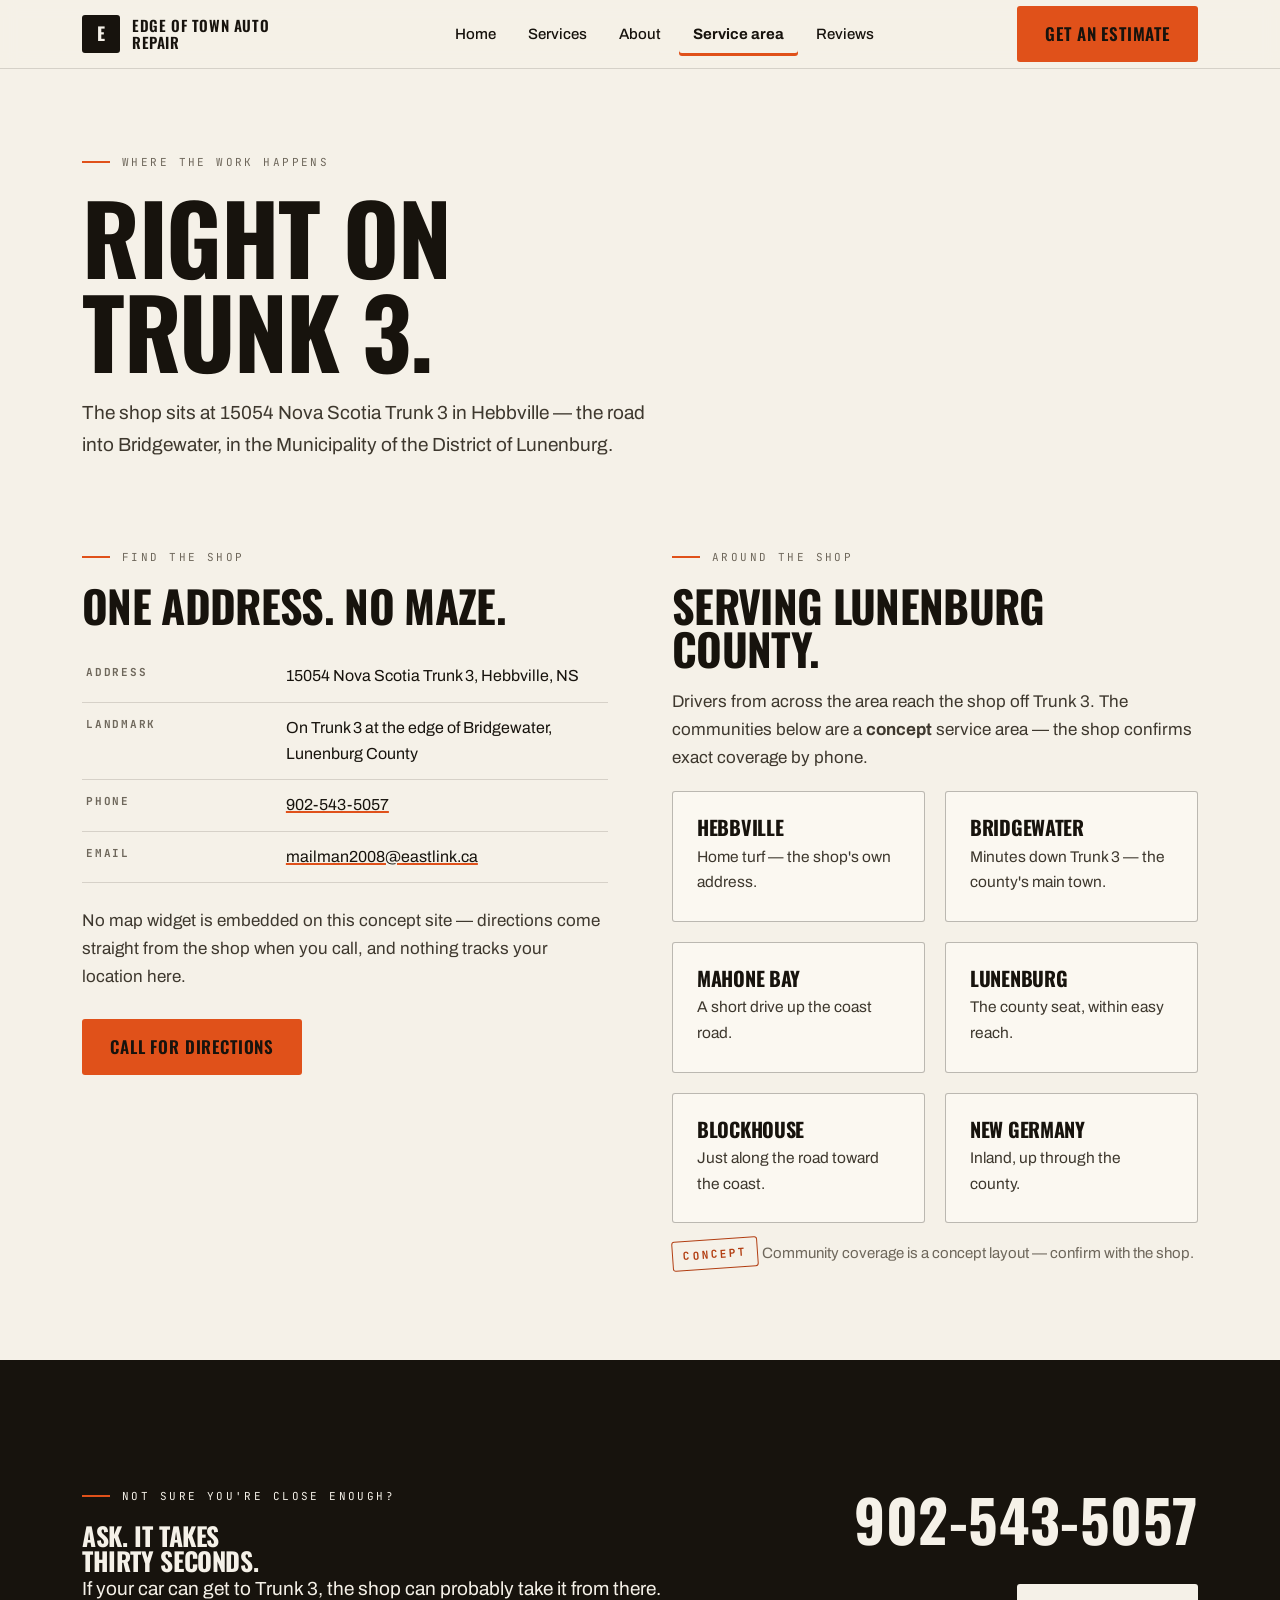
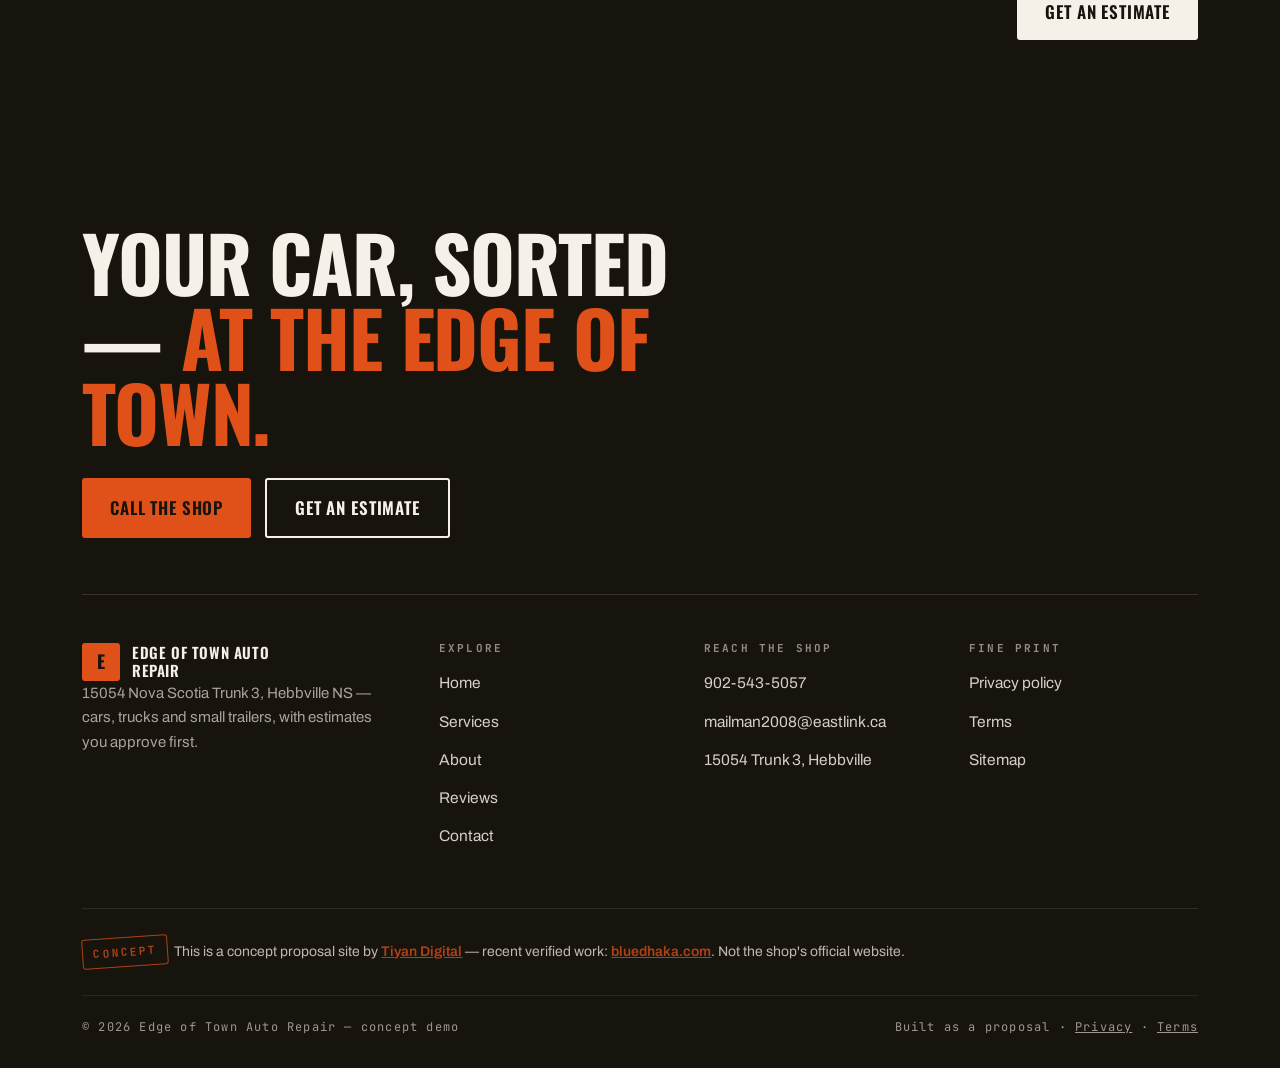
<file: service-area.html>
<!DOCTYPE html>
<html lang="en">
<head>
<meta charset="UTF-8">
<meta name="viewport" content="width=device-width, initial-scale=1.0">
<title>Service Area — Edge of Town Auto Repair, Hebbville NS</title>
<meta name="description" content="Edge of Town Auto Repair serves Hebbville and the Bridgewater area of Lunenburg County, Nova Scotia, from 15054 Trunk 3.">
<meta property="og:title" content="Service Area — Edge of Town Auto Repair">
<meta property="og:type" content="website">
<link rel="preconnect" href="https://fonts.googleapis.com">
<link rel="preconnect" href="https://fonts.gstatic.com" crossorigin>
<link href="https://fonts.googleapis.com/css2?family=Oswald:wght@500;600;700&family=Archivo:ital,wght@0,400;0,500;0,600;1,400&family=JetBrains+Mono:wght@400;700&display=swap" rel="stylesheet">
<link rel="stylesheet" href="style.css">
</head>
<body>
<a class="skip" href="#main">Skip to content</a>

<header class="site-header">
  <div class="wrap header-inner">
    <a class="brand" href="index.html" aria-label="Edge of Town Auto Repair — home">
      <span class="brand-mark" aria-hidden="true">E</span>
      <span class="brand-name" data-site-name>Edge of Town Auto Repair</span>
    </a>
    <nav class="nav" aria-label="Primary">
      <ul>
        <li><a href="index.html">Home</a></li>
        <li><a href="services.html">Services</a></li>
        <li><a href="about.html">About</a></li>
        <li><a href="service-area.html" aria-current="page">Service area</a></li>
        <li><a href="reviews.html">Reviews</a></li>
      </ul>
    </nav>
    <a class="btn btn-solid header-cta" href="contact.html">Get an estimate</a>
    <button class="nav-toggle" aria-expanded="false" aria-controls="mobile-nav" aria-label="Open menu">
      <span></span><span></span><span></span>
    </button>
  </div>
  <nav class="mobile-nav" id="mobile-nav" aria-label="Mobile">
    <ul>
      <li><a href="index.html">Home</a></li>
      <li><a href="services.html">Services</a></li>
      <li><a href="about.html">About</a></li>
      <li><a href="service-area.html" aria-current="page">Service area</a></li>
      <li><a href="reviews.html">Reviews</a></li>
      <li><a href="contact.html">Get an estimate</a></li>
    </ul>
  </nav>
</header>

<main id="main">
  <section class="hero" style="padding-bottom:32px">
    <div class="wrap">
      <p class="eyebrow anim">Where the work happens</p>
      <h1 aria-label="Right on Trunk 3.">
        <span class="line"><span>Right on</span></span>
        <span class="line"><span>Trunk 3.</span></span>
      </h1>
      <p class="hero-sub anim">The shop sits at 15054 Nova Scotia Trunk 3 in Hebbville — the road into Bridgewater, in the Municipality of the District of Lunenburg.</p>
    </div>
  </section>

  <section class="section-tight" style="padding-bottom:72px">
    <div class="wrap">
      <div class="split">
        <div>
          <p class="eyebrow anim">Find the shop</p>
          <h2 class="anim" style="font-size:clamp(28px,4vw,44px);margin-bottom:18px">One address. No maze.</h2>
          <table class="fact-table anim">
            <tr><th>Address</th><td>15054 Nova Scotia Trunk 3, Hebbville, NS</td></tr>
            <tr><th>Landmark</th><td>On Trunk 3 at the edge of Bridgewater, Lunenburg County</td></tr>
            <tr><th>Phone</th><td><a href="tel:+19025435057">902-543-5057</a></td></tr>
            <tr><th>Email</th><td><a href="mailto:mailman2008@eastlink.ca">mailman2008@eastlink.ca</a></td></tr>
          </table>
          <p class="anim" style="color:var(--ink-soft)">No map widget is embedded on this concept site — directions come straight from the shop when you call, and nothing tracks your location here.</p>
          <div class="btn-row anim">
            <a class="btn btn-solid" href="tel:+19025435057">Call for directions</a>
          </div>
        </div>
        <div>
          <p class="eyebrow anim">Around the shop</p>
          <h2 class="anim" style="font-size:clamp(28px,4vw,44px);margin-bottom:18px">Serving Lunenburg County.</h2>
          <p class="anim" style="color:var(--ink-soft)">Drivers from across the area reach the shop off Trunk 3. The communities below are a <b>concept</b> service area — the shop confirms exact coverage by phone.</p>
          <div class="card-grid anim" style="margin-top:8px">
            <div class="card"><h3 style="font-size:20px;margin-bottom:6px">Hebbville</h3><p style="margin:0;color:var(--ink-soft);font-size:15.5px">Home turf — the shop's own address.</p></div>
            <div class="card"><h3 style="font-size:20px;margin-bottom:6px">Bridgewater</h3><p style="margin:0;color:var(--ink-soft);font-size:15.5px">Minutes down Trunk 3 — the county's main town.</p></div>
            <div class="card"><h3 style="font-size:20px;margin-bottom:6px">Mahone Bay</h3><p style="margin:0;color:var(--ink-soft);font-size:15.5px">A short drive up the coast road.</p></div>
            <div class="card"><h3 style="font-size:20px;margin-bottom:6px">Lunenburg</h3><p style="margin:0;color:var(--ink-soft);font-size:15.5px">The county seat, within easy reach.</p></div>
            <div class="card"><h3 style="font-size:20px;margin-bottom:6px">Blockhouse</h3><p style="margin:0;color:var(--ink-soft);font-size:15.5px">Just along the road toward the coast.</p></div>
            <div class="card"><h3 style="font-size:20px;margin-bottom:6px">New Germany</h3><p style="margin:0;color:var(--ink-soft);font-size:15.5px">Inland, up through the county.</p></div>
          </div>
          <p class="anim" style="margin-top:16px"><span class="stamp">Concept</span> <span style="font-size:15px;color:var(--muted)">Community coverage is a concept layout — confirm with the shop.</span></p>
        </div>
      </div>
    </div>
  </section>

  <section class="band-dark section">
    <div class="wrap band-grid">
      <div>
        <p class="eyebrow anim">Not sure you're close enough?</p>
        <h2 class="anim">Ask. It takes<br>thirty seconds.</h2>
        <p class="lede anim">If your car can get to Trunk 3, the shop can probably take it from there.</p>
      </div>
      <div class="band-cta anim">
        <a class="phone-big" href="tel:+19025435057">902-543-5057</a><br>
        <a class="btn btn-light" href="contact.html">Get an estimate</a>
      </div>
    </div>
  </section>
</main>

<footer class="site-footer">
  <div class="wrap">
    <div class="footer-cta">
      <h2>Your car, sorted — <em>at the edge of town.</em></h2>
      <div class="btn-row">
        <a class="btn btn-solid" href="tel:+19025435057">Call the shop</a>
        <a class="btn btn-ghost" href="contact.html" style="color:var(--paper);border-color:var(--paper)">Get an estimate</a>
      </div>
    </div>
    <div class="footer-grid">
      <div class="footer-brand">
        <a class="brand" href="index.html" aria-label="Edge of Town Auto Repair — home">
          <span class="brand-mark" aria-hidden="true">E</span>
          <span class="brand-name" data-site-name>Edge of Town Auto Repair</span>
        </a>
        <p>15054 Nova Scotia Trunk 3, Hebbville NS — cars, trucks and small trailers, with estimates you approve first.</p>
      </div>
      <div class="footer-col">
        <h3>Explore</h3>
        <ul>
          <li><a href="index.html">Home</a></li>
          <li><a href="services.html">Services</a></li>
          <li><a href="about.html">About</a></li>
          <li><a href="reviews.html">Reviews</a></li>
          <li><a href="contact.html">Contact</a></li>
        </ul>
      </div>
      <div class="footer-col">
        <h3>Reach the shop</h3>
        <ul>
          <li><a href="tel:+19025435057">902-543-5057</a></li>
          <li><a href="mailto:mailman2008@eastlink.ca">mailman2008@eastlink.ca</a></li>
          <li><a href="service-area.html">15054 Trunk 3, Hebbville</a></li>
        </ul>
      </div>
      <div class="footer-col">
        <h3>Fine print</h3>
        <ul>
          <li><a href="privacy.html">Privacy policy</a></li>
          <li><a href="terms.html">Terms</a></li>
          <li><a href="sitemap.xml">Sitemap</a></li>
        </ul>
      </div>
    </div>
    <div class="footer-proof">
      <span class="stamp on-dark">Concept</span>&nbsp;
      This is a concept proposal site by <a href="https://tiyandegital.com">Tiyan Digital</a> — recent verified work: <a href="https://bluedhaka.com">bluedhaka.com</a>. Not the shop's official website.
    </div>
    <div class="footer-base">
      <span>© <span data-year>2026</span> <span data-site-name>Edge of Town Auto Repair</span> — concept demo</span>
      <span>Built as a proposal · <a href="privacy.html">Privacy</a> · <a href="terms.html">Terms</a></span>
    </div>
  </div>
</footer>

<div class="callbar" aria-label="Quick contact">
  <a class="btn btn-solid" href="tel:+19025435057">Call 902-543-5057</a>
  <a class="btn btn-ghost" href="contact.html" style="background:var(--paper)">Estimate</a>
</div>

<script src="site.js"></script>
</body>
</html>
</file>
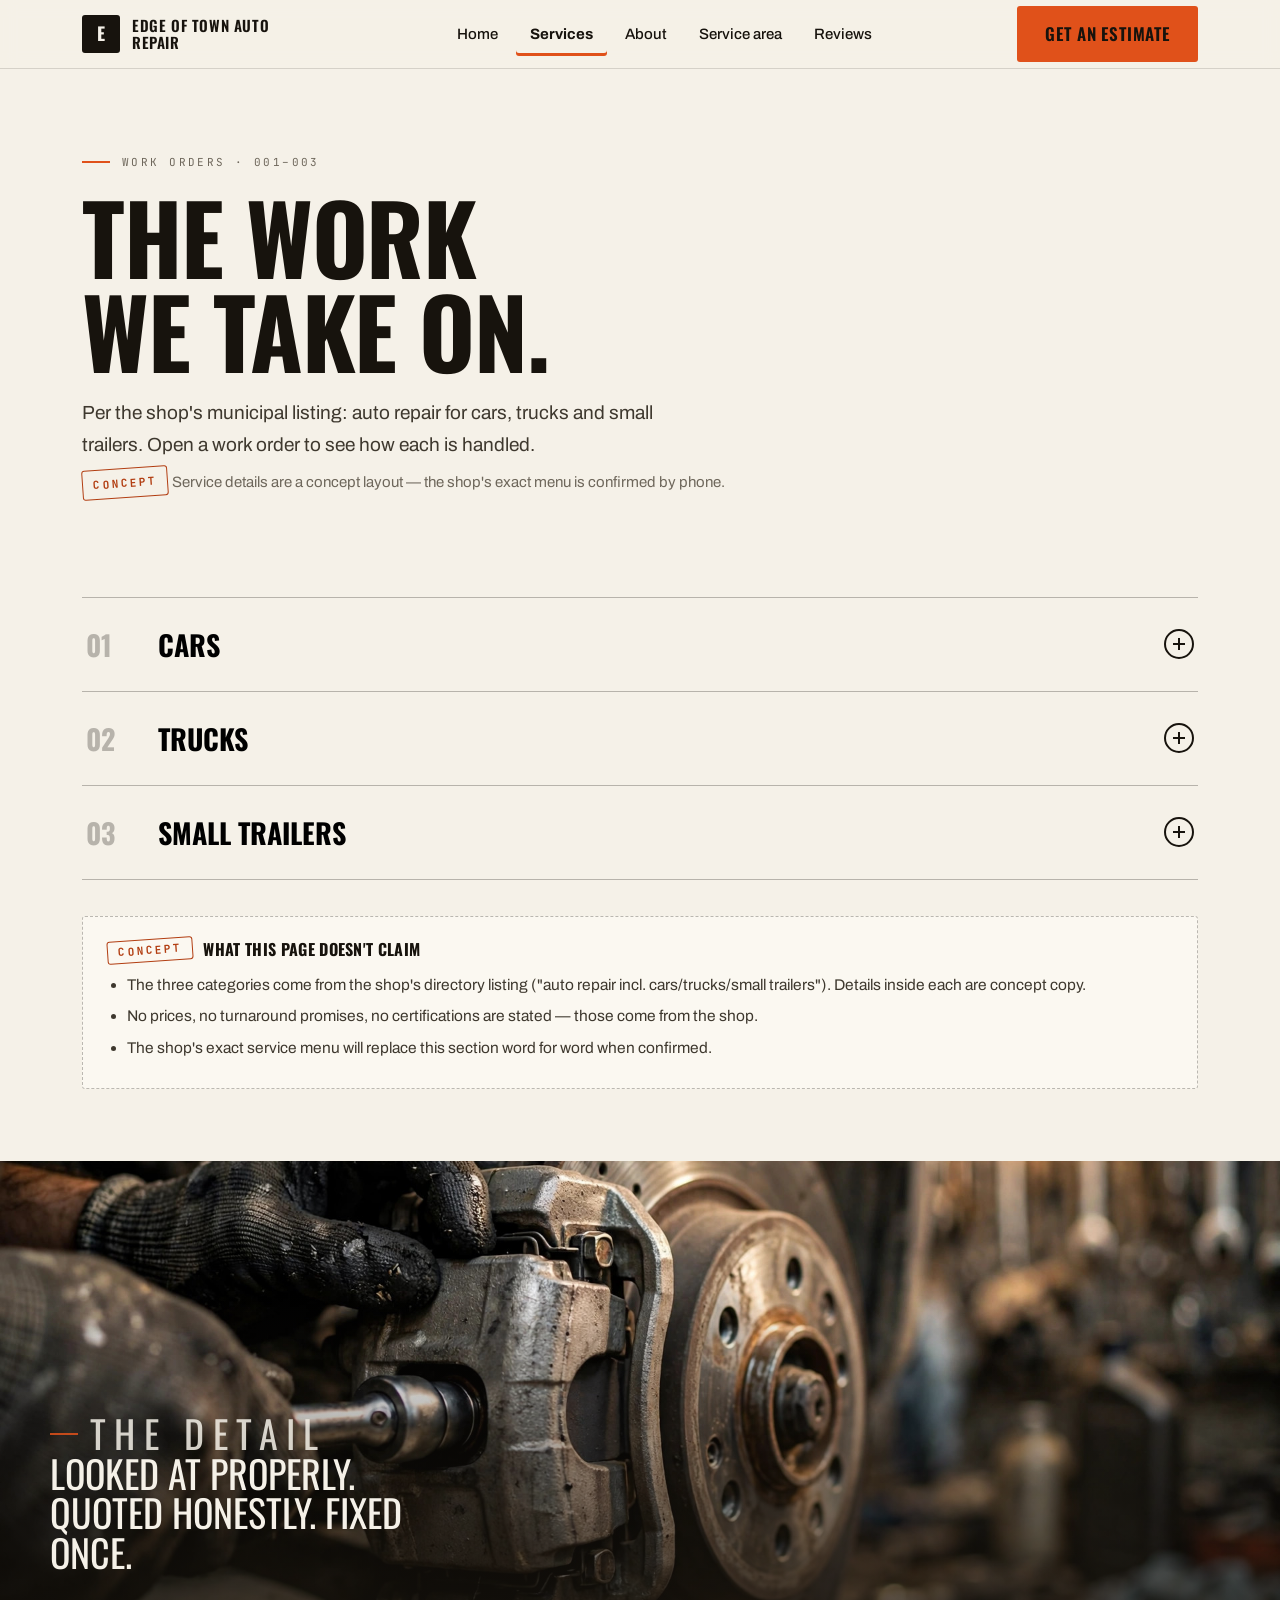
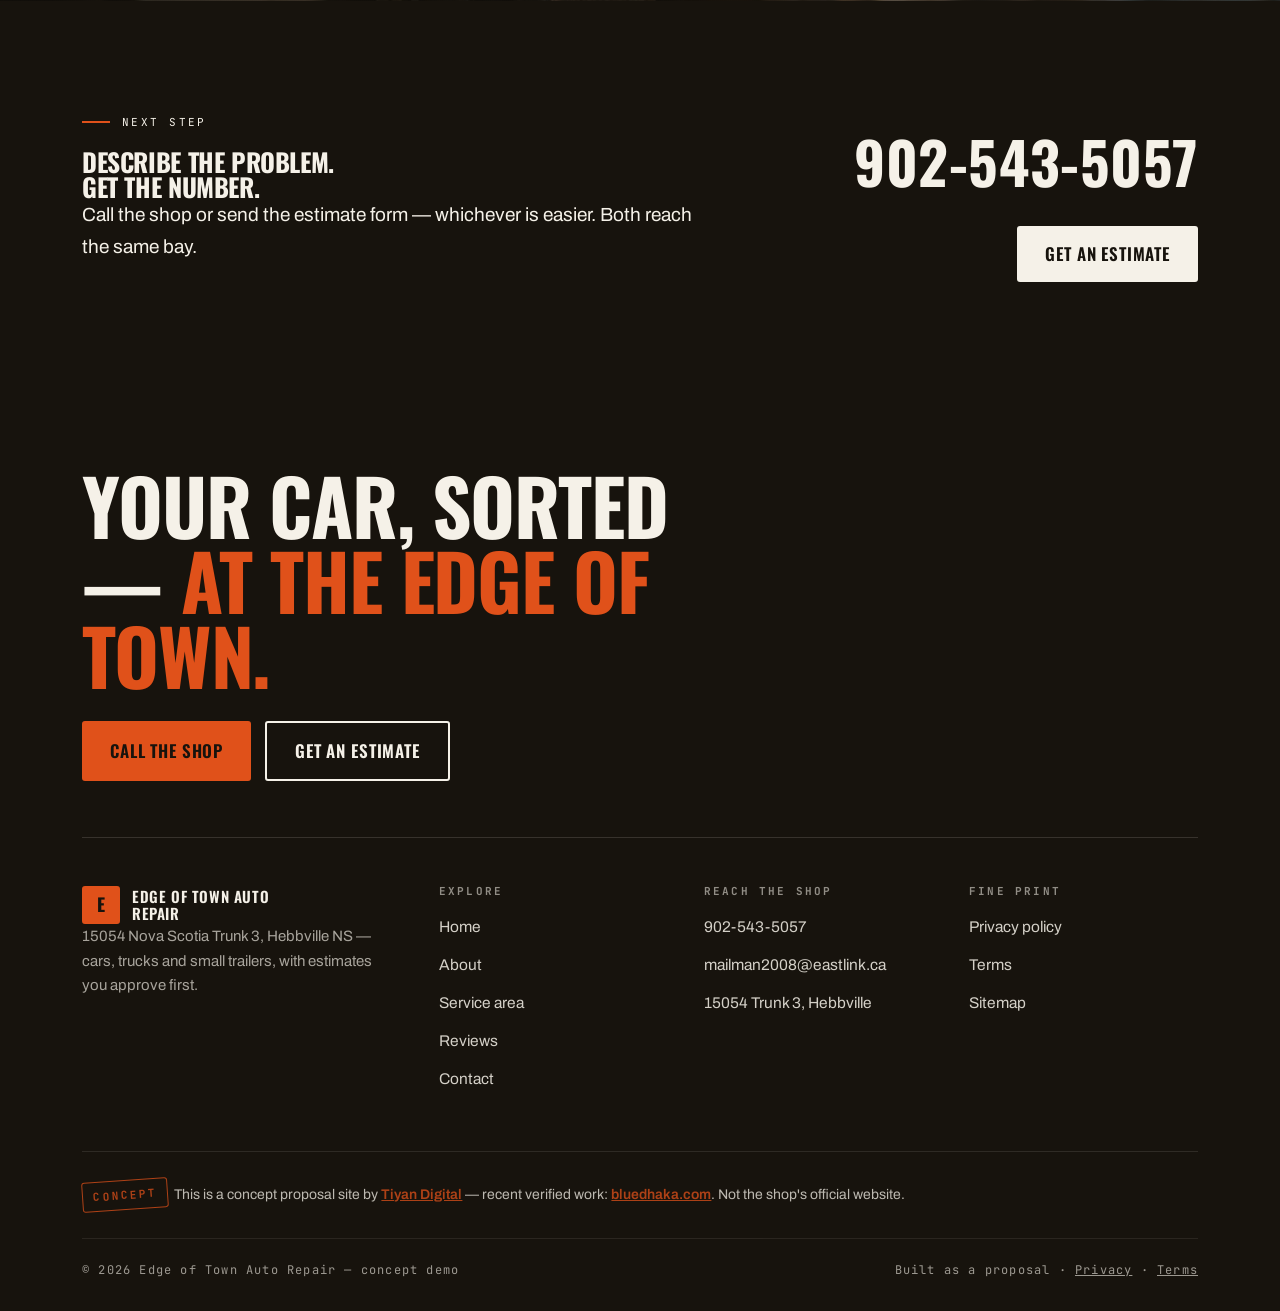
<file: services.html>
<!DOCTYPE html>
<html lang="en">
<head>
<meta charset="UTF-8">
<meta name="viewport" content="width=device-width, initial-scale=1.0">
<title>Services — Edge of Town Auto Repair, Hebbville NS</title>
<meta name="description" content="Auto repair services at Edge of Town Auto Repair in Hebbville, NS: cars, trucks and small trailers. Every job starts with an approved estimate.">
<meta property="og:title" content="Services — Edge of Town Auto Repair">
<meta property="og:type" content="website">
<link rel="preconnect" href="https://fonts.googleapis.com">
<link rel="preconnect" href="https://fonts.gstatic.com" crossorigin>
<link href="https://fonts.googleapis.com/css2?family=Oswald:wght@500;600;700&family=Archivo:ital,wght@0,400;0,500;0,600;1,400&family=JetBrains+Mono:wght@400;700&display=swap" rel="stylesheet">
<link rel="stylesheet" href="style.css">
</head>
<body>
<a class="skip" href="#main">Skip to content</a>

<header class="site-header">
  <div class="wrap header-inner">
    <a class="brand" href="index.html" aria-label="Edge of Town Auto Repair — home">
      <span class="brand-mark" aria-hidden="true">E</span>
      <span class="brand-name" data-site-name>Edge of Town Auto Repair</span>
    </a>
    <nav class="nav" aria-label="Primary">
      <ul>
        <li><a href="index.html">Home</a></li>
        <li><a href="services.html" aria-current="page">Services</a></li>
        <li><a href="about.html">About</a></li>
        <li><a href="service-area.html">Service area</a></li>
        <li><a href="reviews.html">Reviews</a></li>
      </ul>
    </nav>
    <a class="btn btn-solid header-cta" href="contact.html">Get an estimate</a>
    <button class="nav-toggle" aria-expanded="false" aria-controls="mobile-nav" aria-label="Open menu">
      <span></span><span></span><span></span>
    </button>
  </div>
  <nav class="mobile-nav" id="mobile-nav" aria-label="Mobile">
    <ul>
      <li><a href="index.html">Home</a></li>
      <li><a href="services.html" aria-current="page">Services</a></li>
      <li><a href="about.html">About</a></li>
      <li><a href="service-area.html">Service area</a></li>
      <li><a href="reviews.html">Reviews</a></li>
      <li><a href="contact.html">Get an estimate</a></li>
    </ul>
  </nav>
</header>

<main id="main">
  <section class="hero" style="padding-bottom:32px">
    <div class="wrap">
      <p class="eyebrow anim">Work orders · 001–003</p>
      <h1 aria-label="The work we take on.">
        <span class="line"><span>The work</span></span>
        <span class="line"><span>we take on.</span></span>
      </h1>
      <p class="hero-sub anim">Per the shop's municipal listing: auto repair for cars, trucks and small trailers. Open a work order to see how each is handled.</p>
      <p class="anim"><span class="stamp">Concept</span> <span style="font-size:15px;color:var(--muted)">Service details are a concept layout — the shop's exact menu is confirmed by phone.</span></p>
    </div>
  </section>

  <section class="section-tight" style="padding-bottom:72px">
    <div class="wrap">
      <div class="acc">
        <div class="acc-item" id="cars">
          <button class="acc-btn" aria-expanded="false">
            <span class="acc-num">01</span>
            <h3>Cars</h3>
            <span class="acc-icon" aria-hidden="true"></span>
          </button>
          <div class="acc-panel"><div class="acc-panel-inner">
            <span class="stamp">Concept</span>
            <p>The daily driver: the car that takes you to Bridgewater, the school run, the grocery run. Repairs and maintenance handled the same way every time — looked at, quoted, approved, then fixed.</p>
            <ul>
              <li><b>Diagnosis first.</b> The problem is found before any number is quoted — you hear what's wrong in plain language.</li>
              <li><b>Estimate you approve.</b> The price is agreed before work starts. If something else turns up mid-job, you hear about it before it costs you.</li>
              <li><b>Maintenance that matters.</b> The routine work that keeps a car out of the bay — oil, brakes, tires, belts — on a schedule that fits how you drive.</li>
            </ul>
            <p><a class="btn btn-ghost" href="contact.html" style="min-height:48px;padding:12px 22px;font-size:15px">Start a work order</a></p>
          </div></div>
        </div>
        <div class="acc-item" id="trucks">
          <button class="acc-btn" aria-expanded="false">
            <span class="acc-num">02</span>
            <h3>Trucks</h3>
            <span class="acc-icon" aria-hidden="true"></span>
          </button>
          <div class="acc-panel"><div class="acc-panel-inner">
            <span class="stamp">Concept</span>
            <p>A truck that earns its keep can't sit in a bay for a week. Truck work here is scheduled around the job the truck has to do — diagnosed straight, quoted straight, back on Trunk 3.</p>
            <ul>
              <li><b>Work-truck priority thinking.</b> Downtime is the real cost; scheduling reflects that.</li>
              <li><b>Straight quotes.</b> Parts and labour broken out so you can see where the money goes.</li>
              <li><b>Tow-ready checks.</b> The systems that matter when the truck is loaded — brakes, cooling, drivetrain — checked with load in mind.</li>
            </ul>
            <p><a class="btn btn-ghost" href="contact.html" style="min-height:48px;padding:12px 22px;font-size:15px">Start a work order</a></p>
          </div></div>
        </div>
        <div class="acc-item" id="trailers">
          <button class="acc-btn" aria-expanded="false">
            <span class="acc-num">03</span>
            <h3>Small trailers</h3>
            <span class="acc-icon" aria-hidden="true"></span>
          </button>
          <div class="acc-panel"><div class="acc-panel-inner">
            <span class="stamp">Concept</span>
            <p>Utility and boat trailers, campers, and small cargo trailers. The work nobody thinks about until towing season — hitches, wiring, bearings, brakes.</p>
            <ul>
              <li><b>Safety-critical first.</b> Hitch, coupler, chains, lights and brakes get checked before anything cosmetic.</li>
              <li><b>Bearing and brake service.</b> The two failures that strand trailers on the highway — serviced before they fail.</li>
              <li><b>Pre-season checkovers.</b> One visit before the season starts beats a roadside repair in July.</li>
            </ul>
            <p><a class="btn btn-ghost" href="contact.html" style="min-height:48px;padding:12px 22px;font-size:15px">Start a work order</a></p>
          </div></div>
        </div>
      </div>

      <div class="honest anim">
        <h3><span class="stamp">Concept</span> What this page doesn't claim</h3>
        <ul>
          <li>The three categories come from the shop's directory listing ("auto repair incl. cars/trucks/small trailers"). Details inside each are concept copy.</li>
          <li>No prices, no turnaround promises, no certifications are stated — those come from the shop.</li>
          <li>The shop's exact service menu will replace this section word for word when confirmed.</li>
        </ul>
      </div>
    </div>
  </section>

  <section class="break" aria-label="Brake work in the shop">
    <img src="img/brake-detail.jpg" alt="Close-up of brake service work: a brake disc and caliper with the wheel removed" loading="lazy">
    <div class="break-cap wrap">
      <p class="eyebrow">The detail</p>
      <p>Looked at properly. Quoted honestly. Fixed once.</p>
    </div>
  </section>

  <section class="band-dark section">
    <div class="wrap band-grid">
      <div>
        <p class="eyebrow anim">Next step</p>
        <h2 class="anim">Describe the problem.<br>Get the number.</h2>
        <p class="lede anim">Call the shop or send the estimate form — whichever is easier. Both reach the same bay.</p>
      </div>
      <div class="band-cta anim">
        <a class="phone-big" href="tel:+19025435057">902-543-5057</a><br>
        <a class="btn btn-light" href="contact.html">Get an estimate</a>
      </div>
    </div>
  </section>
</main>

<footer class="site-footer">
  <div class="wrap">
    <div class="footer-cta">
      <h2>Your car, sorted — <em>at the edge of town.</em></h2>
      <div class="btn-row">
        <a class="btn btn-solid" href="tel:+19025435057">Call the shop</a>
        <a class="btn btn-ghost" href="contact.html" style="color:var(--paper);border-color:var(--paper)">Get an estimate</a>
      </div>
    </div>
    <div class="footer-grid">
      <div class="footer-brand">
        <a class="brand" href="index.html" aria-label="Edge of Town Auto Repair — home">
          <span class="brand-mark" aria-hidden="true">E</span>
          <span class="brand-name" data-site-name>Edge of Town Auto Repair</span>
        </a>
        <p>15054 Nova Scotia Trunk 3, Hebbville NS — cars, trucks and small trailers, with estimates you approve first.</p>
      </div>
      <div class="footer-col">
        <h3>Explore</h3>
        <ul>
          <li><a href="index.html">Home</a></li>
          <li><a href="about.html">About</a></li>
          <li><a href="service-area.html">Service area</a></li>
          <li><a href="reviews.html">Reviews</a></li>
          <li><a href="contact.html">Contact</a></li>
        </ul>
      </div>
      <div class="footer-col">
        <h3>Reach the shop</h3>
        <ul>
          <li><a href="tel:+19025435057">902-543-5057</a></li>
          <li><a href="mailto:mailman2008@eastlink.ca">mailman2008@eastlink.ca</a></li>
          <li><a href="service-area.html">15054 Trunk 3, Hebbville</a></li>
        </ul>
      </div>
      <div class="footer-col">
        <h3>Fine print</h3>
        <ul>
          <li><a href="privacy.html">Privacy policy</a></li>
          <li><a href="terms.html">Terms</a></li>
          <li><a href="sitemap.xml">Sitemap</a></li>
        </ul>
      </div>
    </div>
    <div class="footer-proof">
      <span class="stamp on-dark">Concept</span>&nbsp;
      This is a concept proposal site by <a href="https://tiyandegital.com">Tiyan Digital</a> — recent verified work: <a href="https://bluedhaka.com">bluedhaka.com</a>. Not the shop's official website.
    </div>
    <div class="footer-base">
      <span>© <span data-year>2026</span> <span data-site-name>Edge of Town Auto Repair</span> — concept demo</span>
      <span>Built as a proposal · <a href="privacy.html">Privacy</a> · <a href="terms.html">Terms</a></span>
    </div>
  </div>
</footer>

<div class="callbar" aria-label="Quick contact">
  <a class="btn btn-solid" href="tel:+19025435057">Call 902-543-5057</a>
  <a class="btn btn-ghost" href="contact.html" style="background:var(--paper)">Estimate</a>
</div>

<script src="site.js"></script>
</body>
</html>
</file>
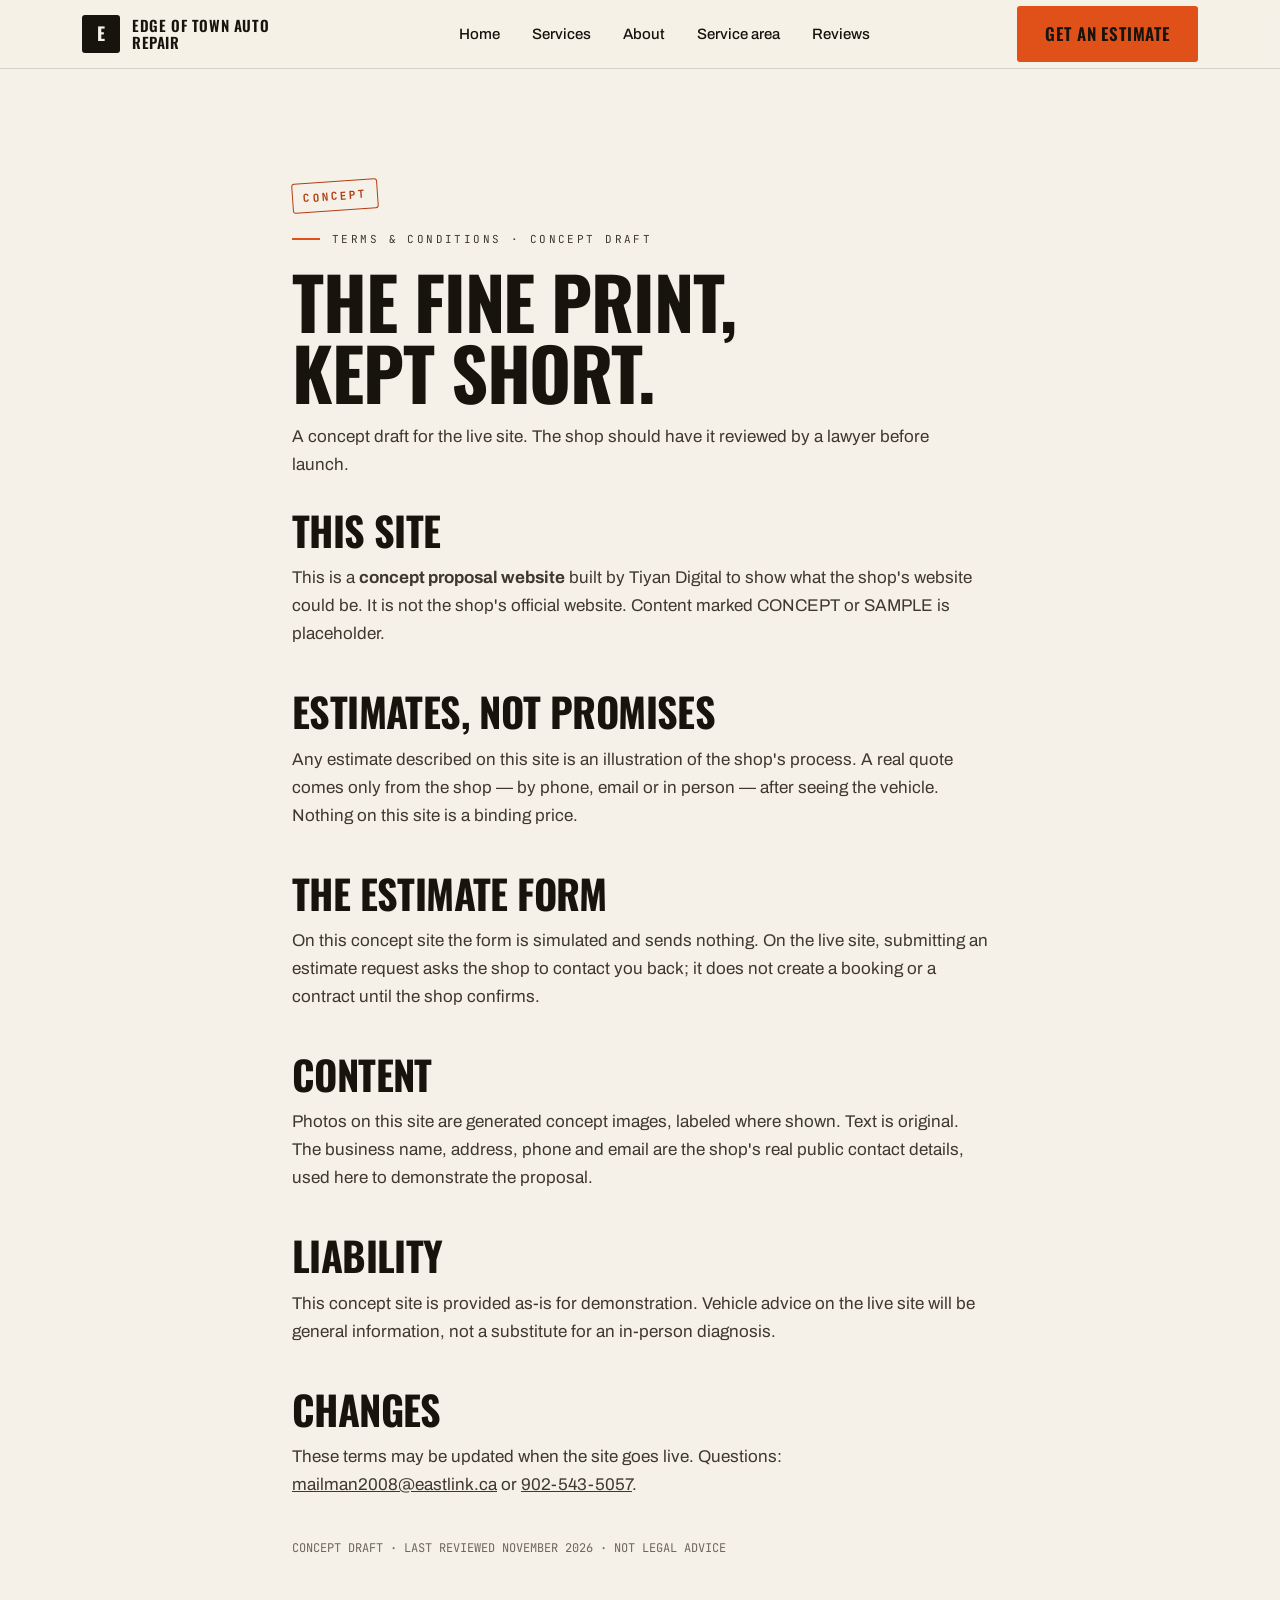
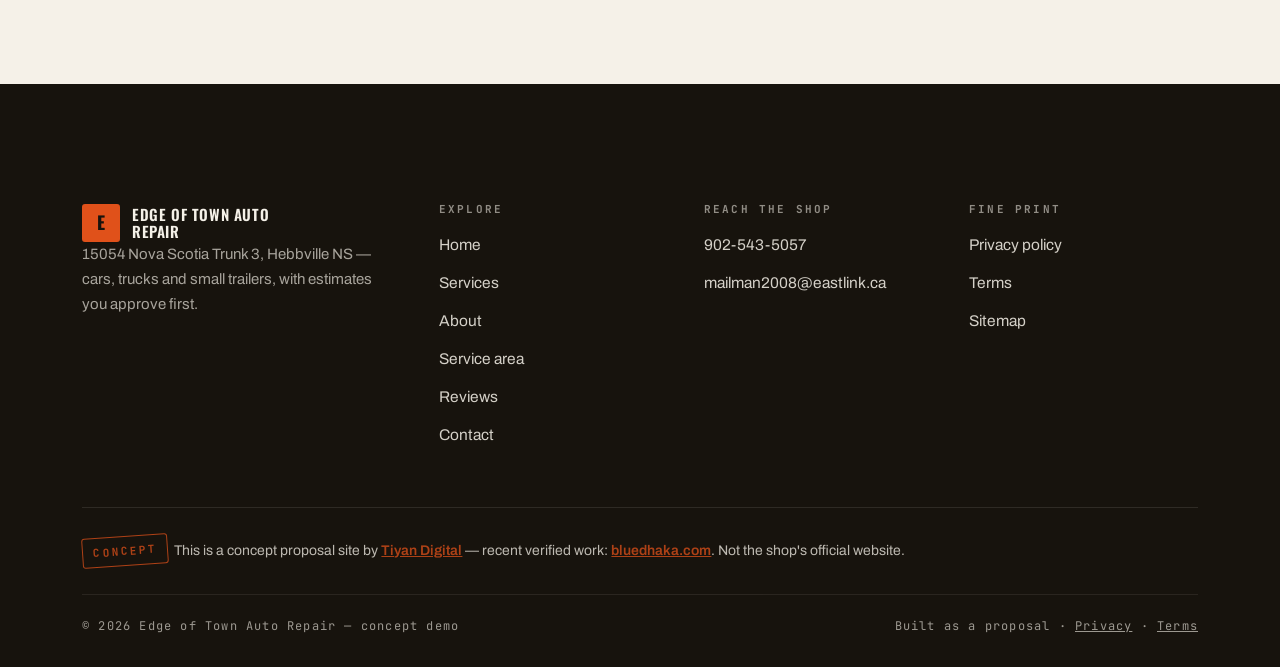
<file: terms.html>
<!DOCTYPE html>
<html lang="en">
<head>
<meta charset="UTF-8">
<meta name="viewport" content="width=device-width, initial-scale=1.0">
<title>Terms & Conditions — Edge of Town Auto Repair (Concept)</title>
<meta name="description" content="Terms and conditions for the Edge of Town Auto Repair concept site.">
<meta name="robots" content="noindex">
<link rel="preconnect" href="https://fonts.googleapis.com">
<link rel="preconnect" href="https://fonts.gstatic.com" crossorigin>
<link href="https://fonts.googleapis.com/css2?family=Oswald:wght@500;600;700&family=Archivo:ital,wght@0,400;0,500;0,600;1,400&family=JetBrains+Mono:wght@400;700&display=swap" rel="stylesheet">
<link rel="stylesheet" href="style.css">
</head>
<body>
<a class="skip" href="#main">Skip to content</a>

<header class="site-header">
  <div class="wrap header-inner">
    <a class="brand" href="index.html" aria-label="Edge of Town Auto Repair — home">
      <span class="brand-mark" aria-hidden="true">E</span>
      <span class="brand-name" data-site-name>Edge of Town Auto Repair</span>
    </a>
    <nav class="nav" aria-label="Primary">
      <ul>
        <li><a href="index.html">Home</a></li>
        <li><a href="services.html">Services</a></li>
        <li><a href="about.html">About</a></li>
        <li><a href="service-area.html">Service area</a></li>
        <li><a href="reviews.html">Reviews</a></li>
      </ul>
    </nav>
    <a class="btn btn-solid header-cta" href="contact.html">Get an estimate</a>
    <button class="nav-toggle" aria-expanded="false" aria-controls="mobile-nav" aria-label="Open menu">
      <span></span><span></span><span></span>
    </button>
  </div>
  <nav class="mobile-nav" id="mobile-nav" aria-label="Mobile">
    <ul>
      <li><a href="index.html">Home</a></li>
      <li><a href="services.html">Services</a></li>
      <li><a href="about.html">About</a></li>
      <li><a href="service-area.html">Service area</a></li>
      <li><a href="reviews.html">Reviews</a></li>
      <li><a href="contact.html">Get an estimate</a></li>
    </ul>
  </nav>
</header>

<main id="main">
  <section class="section">
    <div class="wrap legal">
      <p><span class="stamp">Concept</span></p>
      <p class="eyebrow">Terms & conditions · concept draft</p>
      <h1 style="font-size:clamp(38px,6vw,72px);margin-bottom:16px">The fine print,<br>kept short.</h1>
      <p style="color:var(--ink-soft)">A concept draft for the live site. The shop should have it reviewed by a lawyer before launch.</p>

      <h2>This site</h2>
      <p>This is a <b>concept proposal website</b> built by Tiyan Digital to show what the shop's website could be. It is not the shop's official website. Content marked CONCEPT or SAMPLE is placeholder.</p>
      <h2>Estimates, not promises</h2>
      <p>Any estimate described on this site is an illustration of the shop's process. A real quote comes only from the shop — by phone, email or in person — after seeing the vehicle. Nothing on this site is a binding price.</p>
      <h2>The estimate form</h2>
      <p>On this concept site the form is simulated and sends nothing. On the live site, submitting an estimate request asks the shop to contact you back; it does not create a booking or a contract until the shop confirms.</p>
      <h2>Content</h2>
      <p>Photos on this site are generated concept images, labeled where shown. Text is original. The business name, address, phone and email are the shop's real public contact details, used here to demonstrate the proposal.</p>
      <h2>Liability</h2>
      <p>This concept site is provided as-is for demonstration. Vehicle advice on the live site will be general information, not a substitute for an in-person diagnosis.</p>
      <h2>Changes</h2>
      <p>These terms may be updated when the site goes live. Questions: <a href="mailto:mailman2008@eastlink.ca">mailman2008@eastlink.ca</a> or <a href="tel:+19025435057">902-543-5057</a>.</p>
      <p style="font-family:var(--font-mono);font-size:12px;color:var(--muted);margin-top:40px">CONCEPT DRAFT · LAST REVIEWED NOVEMBER 2026 · NOT LEGAL ADVICE</p>
    </div>
  </section>
</main>

<footer class="site-footer">
  <div class="wrap">
    <div class="footer-grid">
      <div class="footer-brand">
        <a class="brand" href="index.html" aria-label="Edge of Town Auto Repair — home">
          <span class="brand-mark" aria-hidden="true">E</span>
          <span class="brand-name" data-site-name>Edge of Town Auto Repair</span>
        </a>
        <p>15054 Nova Scotia Trunk 3, Hebbville NS — cars, trucks and small trailers, with estimates you approve first.</p>
      </div>
      <div class="footer-col">
        <h3>Explore</h3>
        <ul>
          <li><a href="index.html">Home</a></li>
          <li><a href="services.html">Services</a></li>
          <li><a href="about.html">About</a></li>
          <li><a href="service-area.html">Service area</a></li>
          <li><a href="reviews.html">Reviews</a></li>
          <li><a href="contact.html">Contact</a></li>
        </ul>
      </div>
      <div class="footer-col">
        <h3>Reach the shop</h3>
        <ul>
          <li><a href="tel:+19025435057">902-543-5057</a></li>
          <li><a href="mailto:mailman2008@eastlink.ca">mailman2008@eastlink.ca</a></li>
        </ul>
      </div>
      <div class="footer-col">
        <h3>Fine print</h3>
        <ul>
          <li><a href="privacy.html">Privacy policy</a></li>
          <li><a href="terms.html">Terms</a></li>
          <li><a href="sitemap.xml">Sitemap</a></li>
        </ul>
      </div>
    </div>
    <div class="footer-proof">
      <span class="stamp on-dark">Concept</span>&nbsp;
      This is a concept proposal site by <a href="https://tiyandegital.com">Tiyan Digital</a> — recent verified work: <a href="https://bluedhaka.com">bluedhaka.com</a>. Not the shop's official website.
    </div>
    <div class="footer-base">
      <span>© <span data-year>2026</span> <span data-site-name>Edge of Town Auto Repair</span> — concept demo</span>
      <span>Built as a proposal · <a href="privacy.html">Privacy</a> · <a href="terms.html">Terms</a></span>
    </div>
  </div>
</footer>

<script src="site.js"></script>
</body>
</html>
</file>
<file: style.css>
/* Edge of Town Auto Repair — concept proposal site
   First rule: paper background set before anything else (no white flash). */
:root{
  --paper:#F5F1E8;
  --paper-deep:#ECE5D4;
  --paper-card:#FBF8F1;
  --ink:#17130D;
  --ink-soft:#3E382E;
  --muted:#6E675B;
  --hairline:rgba(23,19,13,.14);
  --hairline-strong:rgba(23,19,13,.28);
  --hazard:#E0511A;
  --hazard-deep:#B23E12; /* small-text-safe variant (5.2:1 on paper) */
  --hazard-ink:#17130D;
  --safe-green:#2E7D4F;
  --radius:3px;
  --maxw:1180px;
  --font-display:"Oswald","Arial Narrow",sans-serif;
  --font-body:"Archivo",system-ui,-apple-system,"Segoe UI",sans-serif;
  --font-mono:"JetBrains Mono",ui-monospace,SFMono-Regular,monospace;
  --ease-out:cubic-bezier(.16,1,.3,1);
  --ease-state:cubic-bezier(.4,0,.2,1);
}
*,*::before,*::after{box-sizing:border-box}
html{background:var(--paper);scroll-behavior:smooth}
body{
  margin:0;background:var(--paper);color:var(--ink);
  font-family:var(--font-body);font-size:17px;line-height:1.65;
  -webkit-font-smoothing:antialiased;overflow-x:clip;
}
::selection{background:var(--hazard);color:var(--ink)}
img{max-width:100%;height:auto;display:block}
a{color:inherit}
h1,h2,h3{font-family:var(--font-display);font-weight:700;text-transform:uppercase;
  letter-spacing:-.015em;line-height:.98;margin:0}
p{margin:0 0 1.1em}
.wrap{max-width:var(--maxw);margin:0 auto;padding:0 20px}
@media(min-width:900px){.wrap{padding:0 32px}}

/* Skip link + focus */
.skip{position:absolute;left:-9999px;top:0;background:var(--ink);color:var(--paper);
  padding:12px 18px;z-index:200;font-family:var(--font-mono);font-size:13px}
.skip:focus{left:12px;top:12px}
:focus-visible{outline:2px solid var(--hazard);outline-offset:3px;border-radius:2px}

/* Eyebrow / mono labels */
.eyebrow{font-family:var(--font-mono);font-size:11px;letter-spacing:.22em;
  text-transform:uppercase;color:var(--muted);margin:0 0 18px;display:flex;align-items:center;gap:12px}
.eyebrow::before{content:"";width:28px;height:2px;background:var(--hazard);flex:none}

/* Header */
.site-header{position:sticky;top:0;z-index:100;background:rgba(245,241,232,.96);
  backdrop-filter:blur(8px);border-bottom:1px solid var(--hairline)}
.header-inner{display:flex;align-items:center;justify-content:space-between;
  min-height:68px;gap:16px}
.brand{display:flex;align-items:center;gap:12px;text-decoration:none}
.brand-mark{width:38px;height:38px;flex:none;border:2px solid var(--ink);
  border-radius:var(--radius);display:grid;place-items:center;background:var(--ink);
  color:var(--paper);font-family:var(--font-display);font-weight:700;font-size:18px}
.brand-name{font-family:var(--font-display);font-weight:600;text-transform:uppercase;
  font-size:15px;letter-spacing:.04em;line-height:1.15;max-width:180px}
.nav{display:none}
.nav ul{display:flex;gap:4px;list-style:none;margin:0;padding:0}
.nav a{text-decoration:none;font-size:15px;font-weight:500;padding:10px 14px;
  border-radius:var(--radius);min-height:44px;display:inline-flex;align-items:center}
.nav a:hover{background:var(--paper-deep)}
.nav a[aria-current="page"]{font-weight:700;box-shadow:inset 0 -3px 0 var(--hazard)}
.nav-toggle{display:inline-flex;flex-direction:column;gap:5px;background:none;border:0;
  padding:12px;cursor:pointer;min-width:48px;min-height:48px;justify-content:center}
.nav-toggle span{display:block;width:24px;height:2px;background:var(--ink);transition:transform .25s var(--ease-state)}
.btn.header-cta{display:none}
@media(min-width:900px){.nav{display:block}.nav-toggle{display:none}.btn.header-cta{display:inline-flex}}
.mobile-nav{display:none;border-top:1px solid var(--hairline);background:var(--paper)}
.mobile-nav.open{display:block}
.mobile-nav ul{list-style:none;margin:0;padding:12px 20px 20px;display:grid;gap:2px}
.mobile-nav a{display:block;padding:13px 4px;text-decoration:none;font-weight:600;
  font-size:18px;border-bottom:1px solid var(--hairline);min-height:48px}
.mobile-nav a[aria-current="page"]{color:var(--hazard)}

/* Buttons — hazard does ALL CTA work */
.btn{display:inline-flex;align-items:center;justify-content:center;gap:10px;
  min-height:52px;padding:14px 28px;border-radius:var(--radius);
  font-family:var(--font-display);font-weight:600;font-size:17px;letter-spacing:.05em;
  text-transform:uppercase;text-decoration:none;cursor:pointer;border:0;
  transition:transform .2s var(--ease-state),background-color .2s}
.btn-solid{background:var(--hazard);color:var(--ink)}
.btn-solid:hover{background:#c94715;transform:translateY(-1px)}
.btn-solid:active{transform:scale(.97)}
.btn-ghost{background:transparent;color:var(--ink);border:2px solid var(--ink)}
.btn-ghost:hover{background:var(--ink);color:var(--paper)}
.btn-light{background:var(--paper);color:var(--ink)}
.btn-light:hover{background:#fff}
.btn-row{display:flex;flex-wrap:wrap;gap:14px;margin-top:28px}

/* Sections */
.section{padding:72px 0}
@media(min-width:900px){.section{padding:112px 0}}
.section-tight{padding:48px 0}
.section-head{max-width:720px;margin-bottom:44px}
.section-head h2{font-size:clamp(30px,4.5vw,52px);margin-bottom:14px}
.section-head p{color:var(--ink-soft);font-size:18px;max-width:60ch}

/* Hero */
.hero{padding:56px 0 64px;position:relative}
@media(min-width:900px){.hero{padding:84px 0 96px}}
.hero-grid{display:grid;gap:44px}
@media(min-width:1000px){.hero-grid{grid-template-columns:1.05fr .95fr;align-items:center;gap:56px}}
.hero h1{font-size:clamp(46px,7.5vw,104px);margin-bottom:20px}
.hero h1 .line{display:block;overflow:hidden}
.hero h1 .line>span{display:block}
.hero-sub{font-size:19px;color:var(--ink-soft);max-width:52ch;margin:0 0 8px}
.hero-sub strong{color:var(--ink)}
.hero-meta{display:flex;flex-wrap:wrap;gap:10px 22px;margin:22px 0 6px;
  font-family:var(--font-mono);font-size:12px;letter-spacing:.12em;text-transform:uppercase;color:var(--muted)}
.hero-meta a{color:var(--ink);text-decoration:none;border-bottom:2px solid var(--hazard)}

/* Work-order ticket — the signature element */
.ticket{background:var(--paper-card);border:1px solid var(--hairline-strong);
  border-radius:var(--radius);padding:28px 26px 24px;position:relative;
  transform:rotate(-2deg);box-shadow:0 24px 48px -24px rgba(23,19,13,.28);
  max-width:460px}
@media(min-width:1000px){.ticket{justify-self:end;width:100%}}
.ticket::before,.ticket::after{content:"";position:absolute;left:14px;right:14px;height:1px;
  background-image:linear-gradient(90deg,var(--hairline-strong) 55%,transparent 45%);
  background-size:12px 1px}
.ticket::before{top:0}.ticket::after{bottom:0}
.ticket-top{display:flex;justify-content:space-between;align-items:flex-start;gap:12px;margin-bottom:18px}
.ticket-no{font-family:var(--font-mono);font-size:12px;letter-spacing:.18em;color:var(--muted)}
.ticket-no b{color:var(--hazard-deep);font-size:15px}
.ticket-row{display:flex;justify-content:space-between;gap:12px;padding:10px 0;
  border-top:1px dashed var(--hairline-strong);font-size:15px}
.ticket-row dt{font-family:var(--font-mono);font-size:11px;letter-spacing:.16em;
  text-transform:uppercase;color:var(--muted);padding-top:3px}
.ticket-row dd{margin:0;text-align:right;font-weight:600}
.ticket dl{margin:0}
.ticket .btn{width:100%;margin-top:20px}
.ticket-note{font-family:var(--font-mono);font-size:11.5px;letter-spacing:.06em;
  color:var(--muted);text-align:center;margin:12px 0 0}

/* Rubber stamps */
.stamp{display:inline-block;font-family:var(--font-mono);font-size:11px;font-weight:700;
  letter-spacing:.2em;text-transform:uppercase;color:var(--hazard-deep);
  border:1.5px solid var(--hazard-deep);border-radius:3px;padding:5px 10px;transform:rotate(-4deg)}
.stamp.neutral{color:var(--ink);border-color:var(--ink)}
.stamp.on-dark{color:var(--hazard);border-color:var(--hazard)}

/* Caution strip divider */
.caution{height:14px;background:repeating-linear-gradient(-45deg,var(--ink) 0 18px,var(--paper) 18px 36px);
  border-top:1px solid var(--hairline-strong);border-bottom:1px solid var(--hairline-strong)}
.caution.on-dark{background:repeating-linear-gradient(-45deg,var(--hazard) 0 18px,var(--ink) 18px 36px);
  border-color:transparent}

/* Marquee */
.marquee{overflow:hidden;border-top:1px solid var(--hairline);border-bottom:1px solid var(--hairline);
  background:var(--ink);color:var(--paper);padding:14px 0}
.marquee-track{display:flex;gap:0;width:max-content;animation:marquee 28s linear infinite}
.marquee span{font-family:var(--font-display);font-weight:600;text-transform:uppercase;
  font-size:18px;letter-spacing:.08em;padding:0 26px;white-space:nowrap}
.marquee span i{color:var(--hazard);font-style:normal;padding-right:26px}
@keyframes marquee{to{transform:translateX(-50%)}}

/* Numbered service list (editorial) */
.job-list{list-style:none;margin:0;padding:0;border-top:1px solid var(--hairline-strong)}
.job-item{display:grid;grid-template-columns:64px 1fr;gap:18px;padding:28px 4px;
  border-bottom:1px solid var(--hairline-strong);align-items:start;text-decoration:none;
  transition:background-color .2s}
a.job-item:hover{background:var(--paper-card)}
.job-num{font-family:var(--font-display);font-size:34px;font-weight:700;color:var(--hairline-strong);
  line-height:1}
.job-item h3{font-size:clamp(22px,3vw,30px);margin-bottom:8px;letter-spacing:0}
.job-item p{color:var(--ink-soft);margin:0;max-width:62ch}
.job-item .go{font-family:var(--font-mono);font-size:12px;letter-spacing:.16em;color:var(--hazard-deep);
  text-transform:uppercase;margin-top:10px;display:inline-block}
@media(min-width:700px){.job-item{grid-template-columns:88px 1fr auto;align-items:center}
  .job-num{font-size:52px}}

/* Full-bleed image break */
.break{position:relative;min-height:320px;display:flex;align-items:flex-end;overflow:hidden}
@media(min-width:900px){.break{min-height:440px}}
.break img{position:absolute;inset:0;width:100%;height:100%;object-fit:cover}
.break::after{content:"";position:absolute;inset:0;
  background:linear-gradient(180deg,rgba(23,19,13,0) 30%,rgba(23,19,13,.72))}
.break-cap{position:relative;z-index:1;color:var(--paper);padding:28px 0;max-width:var(--maxw);
  margin:0 auto;width:100%}
.break-cap .eyebrow{color:var(--paper);opacity:.85}
.break-cap .eyebrow::before{background:var(--hazard)}
.break-cap p{font-family:var(--font-display);font-size:clamp(22px,3.4vw,38px);
  text-transform:uppercase;line-height:1.05;margin:0;max-width:20ch}

/* Process steps */
.steps{display:grid;gap:0;counter-reset:step;border:1px solid var(--hairline-strong);
  border-radius:var(--radius);overflow:hidden;background:var(--paper-card)}
@media(min-width:900px){.steps{grid-template-columns:repeat(3,1fr)}}
.step{padding:30px 28px;border-bottom:1px solid var(--hairline)}
@media(min-width:900px){.step{border-bottom:0;border-right:1px solid var(--hairline)}
  .step:last-child{border-right:0}}
.step:last-child{border-bottom:0}
.step-no{font-family:var(--font-mono);font-size:12px;letter-spacing:.2em;color:var(--hazard-deep);
  text-transform:uppercase;margin-bottom:12px;display:block}
.step h3{font-size:22px;margin-bottom:10px;letter-spacing:0}
.step p{color:var(--ink-soft);font-size:16px;margin:0}

/* Dark inverted band */
.band-dark{background:var(--ink);color:var(--paper);position:relative}
.band-dark .eyebrow{color:var(--paper);opacity:.7}
.band-dark h2{color:var(--paper)}
.band-dark p.lede{color:var(--paper);opacity:.82;font-size:19px;max-width:56ch}
.band-grid{display:grid;gap:36px;align-items:center}
@media(min-width:900px){.band-grid{grid-template-columns:1fr auto}}
.band-cta{text-align:left}
@media(min-width:900px){.band-cta{text-align:right}}
.phone-big{font-family:var(--font-display);font-weight:700;font-size:clamp(34px,5vw,58px);
  color:var(--paper);text-decoration:none;letter-spacing:.01em;display:inline-block;margin-bottom:16px}
.phone-big:hover{color:var(--hazard)}

/* Honesty box */
.honest{border:1.5px dashed var(--hairline-strong);border-radius:var(--radius);
  padding:22px 24px;background:var(--paper-card);margin-top:36px}
.honest h3{font-size:16px;letter-spacing:.02em;margin-bottom:10px;display:flex;gap:10px;align-items:center}
.honest ul{margin:0;padding-left:20px;color:var(--ink-soft);font-size:15.5px}
.honest li{margin-bottom:6px}

/* Cards (reviews / area) */
.card-grid{display:grid;gap:20px}
@media(min-width:700px){.card-grid{grid-template-columns:repeat(2,1fr)}}
@media(min-width:1000px){.card-grid.cols3{grid-template-columns:repeat(3,1fr)}}
.card{background:var(--paper-card);border:1px solid var(--hairline-strong);
  border-radius:var(--radius);padding:26px 24px;position:relative}
.card .stamp{margin-bottom:16px}
.card blockquote{margin:0 0 14px;font-size:17px;line-height:1.6}
.card blockquote::before{content:"“";font-family:var(--font-display);font-size:34px;
  color:var(--hazard);display:block;line-height:.6;margin-bottom:8px}
.card .who{font-family:var(--font-mono);font-size:12px;letter-spacing:.14em;
  text-transform:uppercase;color:var(--muted)}

/* Sample banner */
.sample-banner{background:var(--ink);color:var(--paper);border-radius:var(--radius);
  padding:22px 26px;display:flex;gap:18px;align-items:flex-start;margin-bottom:36px;flex-wrap:wrap}
.sample-banner p{margin:0;font-size:16px;max-width:70ch}
.sample-banner .stamp{flex:none;margin-top:2px}

/* Accordion (services) */
.acc{border-top:1px solid var(--hairline-strong)}
.acc-item{border-bottom:1px solid var(--hairline-strong)}
.acc-btn{width:100%;background:none;border:0;padding:26px 4px;display:grid;
  grid-template-columns:56px 1fr 32px;gap:16px;align-items:center;cursor:pointer;text-align:left}
.acc-num{font-family:var(--font-display);font-size:28px;font-weight:700;color:var(--hairline-strong)}
.acc-btn h3{font-size:clamp(20px,2.8vw,28px);letter-spacing:0}
.acc-icon{width:30px;height:30px;border:2px solid var(--ink);border-radius:50%;
  position:relative;justify-self:end;transition:transform .3s var(--ease-state),background-color .3s}
.acc-icon::before,.acc-icon::after{content:"";position:absolute;background:var(--ink);
  top:50%;left:50%;transform:translate(-50%,-50%)}
.acc-icon::before{width:12px;height:2px}
.acc-icon::after{width:2px;height:12px}
.acc-item.open .acc-icon{transform:rotate(135deg);background:var(--hazard);border-color:var(--hazard)}
.acc-item.open .acc-icon::before,.acc-item.open .acc-icon::after{background:var(--ink)}
.acc-panel{max-height:0;overflow:hidden;transition:max-height .35s var(--ease-state)}
.acc-panel-inner{padding:0 4px 30px 72px;max-width:72ch;color:var(--ink-soft)}
.acc-panel-inner .stamp{margin:0 0 14px}
.acc-panel-inner ul{margin:0 0 14px;padding-left:20px}
.acc-panel-inner li{margin-bottom:6px}

/* Split layout (about) */
.split{display:grid;gap:40px}
@media(min-width:960px){.split{grid-template-columns:1fr 1fr;gap:64px;align-items:start}}
.split figure{margin:0}
.split figure img{border-radius:var(--radius);border:1px solid var(--hairline-strong)}
.split figcaption{font-family:var(--font-mono);font-size:11.5px;letter-spacing:.12em;
  text-transform:uppercase;color:var(--muted);margin-top:12px}
.fact-table{width:100%;border-collapse:collapse;margin:24px 0}
.fact-table th,.fact-table td{text-align:left;padding:12px 4px;border-bottom:1px solid var(--hairline);
  vertical-align:top;font-size:16px}
.fact-table th{font-family:var(--font-mono);font-size:11px;letter-spacing:.16em;
  text-transform:uppercase;color:var(--muted);font-weight:700;width:38%;padding-right:16px}
.fact-table td a{color:var(--ink);text-decoration-thickness:2px;text-decoration-color:var(--hazard)}

/* Forms */
.form{background:var(--paper-card);border:1px solid var(--hairline-strong);
  border-radius:var(--radius);padding:30px 26px}
@media(min-width:700px){.form{padding:40px 38px}}
.field{margin-bottom:22px}
.field label{display:block;font-family:var(--font-mono);font-size:12px;font-weight:700;
  letter-spacing:.16em;text-transform:uppercase;margin-bottom:8px}
.field input,.field select,.field textarea{width:100%;padding:14px 16px;font-size:16px;
  font-family:var(--font-body);color:var(--ink);background:var(--paper);
  border:1.5px solid var(--hairline-strong);border-radius:var(--radius)}
.field input:focus,.field select:focus,.field textarea:focus{outline:none;
  border-color:var(--hazard);box-shadow:0 0 0 3px rgba(224,81,26,.18)}
.field .err{display:none;font-size:14px;color:#B3271E;margin-top:6px}
.field.invalid input,.field.invalid textarea,.field.invalid select{border-color:#B3271E}
.field.invalid .err{display:block}
.consent{display:flex;gap:12px;align-items:flex-start;margin:24px 0;font-size:15px;color:var(--ink-soft)}
.consent input{width:22px;height:22px;flex:none;margin-top:2px;accent-color:var(--hazard)}
.form-note{background:var(--paper-deep);border-radius:var(--radius);padding:16px 18px;
  font-size:14.5px;color:var(--ink-soft);margin-bottom:26px}
.form-note b{color:var(--ink)}
.form-ok{display:none;border:2px solid var(--safe-green);border-radius:var(--radius);
  padding:26px;text-align:center}
.form-ok.show{display:block}
.form-ok h3{color:var(--safe-green);font-size:24px;margin-bottom:8px}
.form-ok p{color:var(--ink-soft);margin:0}

/* Contact info blocks */
.info-grid{display:grid;gap:20px;margin:36px 0}
@media(min-width:700px){.info-grid{grid-template-columns:repeat(3,1fr)}}
.info-block{border:1px solid var(--hairline-strong);border-radius:var(--radius);
  padding:24px;background:var(--paper-card)}
.info-block .k{font-family:var(--font-mono);font-size:11px;letter-spacing:.18em;
  text-transform:uppercase;color:var(--muted);margin-bottom:10px;display:block}
.info-block a.big{font-family:var(--font-display);font-size:24px;font-weight:600;
  text-decoration:none;letter-spacing:0}
.info-block a.big:hover{color:var(--hazard)}
.info-block p{margin:0;color:var(--ink-soft)}

/* Footer — a designed ending */
.site-footer{background:var(--ink);color:var(--paper);padding:72px 0 0;margin-top:0}
.footer-cta{padding-bottom:56px;border-bottom:1px solid rgba(245,241,232,.14)}
.footer-cta h2{font-size:clamp(38px,6vw,84px);color:var(--paper);max-width:16ch;margin-bottom:20px}
.footer-cta h2 em{color:var(--hazard);font-style:normal}
.footer-grid{display:grid;gap:36px;padding:48px 0}
@media(min-width:900px){.footer-grid{grid-template-columns:1.4fr 1fr 1fr 1fr}}
.footer-brand p{color:var(--paper);opacity:.65;font-size:15px;max-width:34ch}
.footer-brand .brand-name{color:var(--paper)}
.footer-brand .brand-mark{background:var(--hazard);border-color:var(--hazard);color:var(--ink)}
.footer-col h3{font-family:var(--font-mono);font-size:11px;letter-spacing:.2em;
  color:var(--paper);opacity:.55;margin-bottom:16px;font-weight:700}
.footer-col ul{list-style:none;margin:0;padding:0}
.footer-col li{margin-bottom:10px}
.footer-col a{color:var(--paper);opacity:.85;text-decoration:none;font-size:15.5px}
.footer-col a:hover{color:var(--hazard);opacity:1;text-decoration:underline}
.footer-proof{border-top:1px solid rgba(245,241,232,.14);padding:28px 0;font-size:14px;
  color:var(--paper);opacity:.75}
.footer-proof a{color:var(--hazard);font-weight:600}
.footer-base{border-top:1px solid rgba(245,241,232,.14);padding:22px 0 30px;
  display:flex;flex-wrap:wrap;gap:10px 26px;justify-content:space-between;
  font-family:var(--font-mono);font-size:12px;letter-spacing:.1em;color:var(--paper);opacity:.6}
.footer-base a{color:var(--paper)}

/* 404 */
.ghost-num{font-family:var(--font-display);font-weight:700;font-size:clamp(120px,28vw,320px);
  line-height:.85;color:transparent;-webkit-text-stroke:2px var(--hairline-strong);margin:0}

/* Legal pages */
.legal{max-width:760px}
.legal h2{font-size:clamp(26px,4vw,40px);margin:44px 0 14px}
.legal h2:first-of-type{margin-top:32px}
.legal p,.legal li{color:var(--ink-soft)}
.legal ul{padding-left:22px}

/* Entrance animation — JS adds .in; base state is visible (no-JS safe) */
.anim{transition:opacity .8s var(--ease-out),transform .8s var(--ease-out)}
.js .anim{opacity:0;transform:translateY(24px)}
.js .anim.in{opacity:1;transform:none}
.js .anim[data-anim="rise-mask"]{transform:none}
.js .hero h1 .line>span{transform:translateY(110%);transition:transform .9s var(--ease-out)}
.js .hero h1.in .line>span{transform:none}
.js .ticket{opacity:0;transform:rotate(-8deg) translateY(30px);transition:opacity .9s var(--ease-out),transform 1.1s var(--ease-out)}
.js .ticket.in{opacity:1;transform:rotate(-2deg) translateY(0)}
.stagger>*{transition-delay:var(--d,0s)}

/* Sticky mobile call bar */
.callbar{position:fixed;left:12px;right:12px;bottom:12px;z-index:90;display:flex;gap:10px}
.callbar .btn{flex:1;min-height:56px;box-shadow:0 10px 30px rgba(23,19,13,.3)}
@media(max-width:899px){
  .callbar{display:flex}
  .site-footer{padding-bottom:88px} /* clear the fixed call bar */
}
@media(min-width:900px){.callbar{display:none}}

@media(prefers-reduced-motion:reduce){
  *,*::before,*::after{animation-duration:.01ms!important;animation-iteration-count:1!important;
    transition-duration:.01ms!important}
  html{scroll-behavior:auto}
  .js .anim,.js .ticket{opacity:1;transform:none}
  .js .hero h1 .line>span{transform:none}
  .marquee-track{animation:none}
}
</file>
